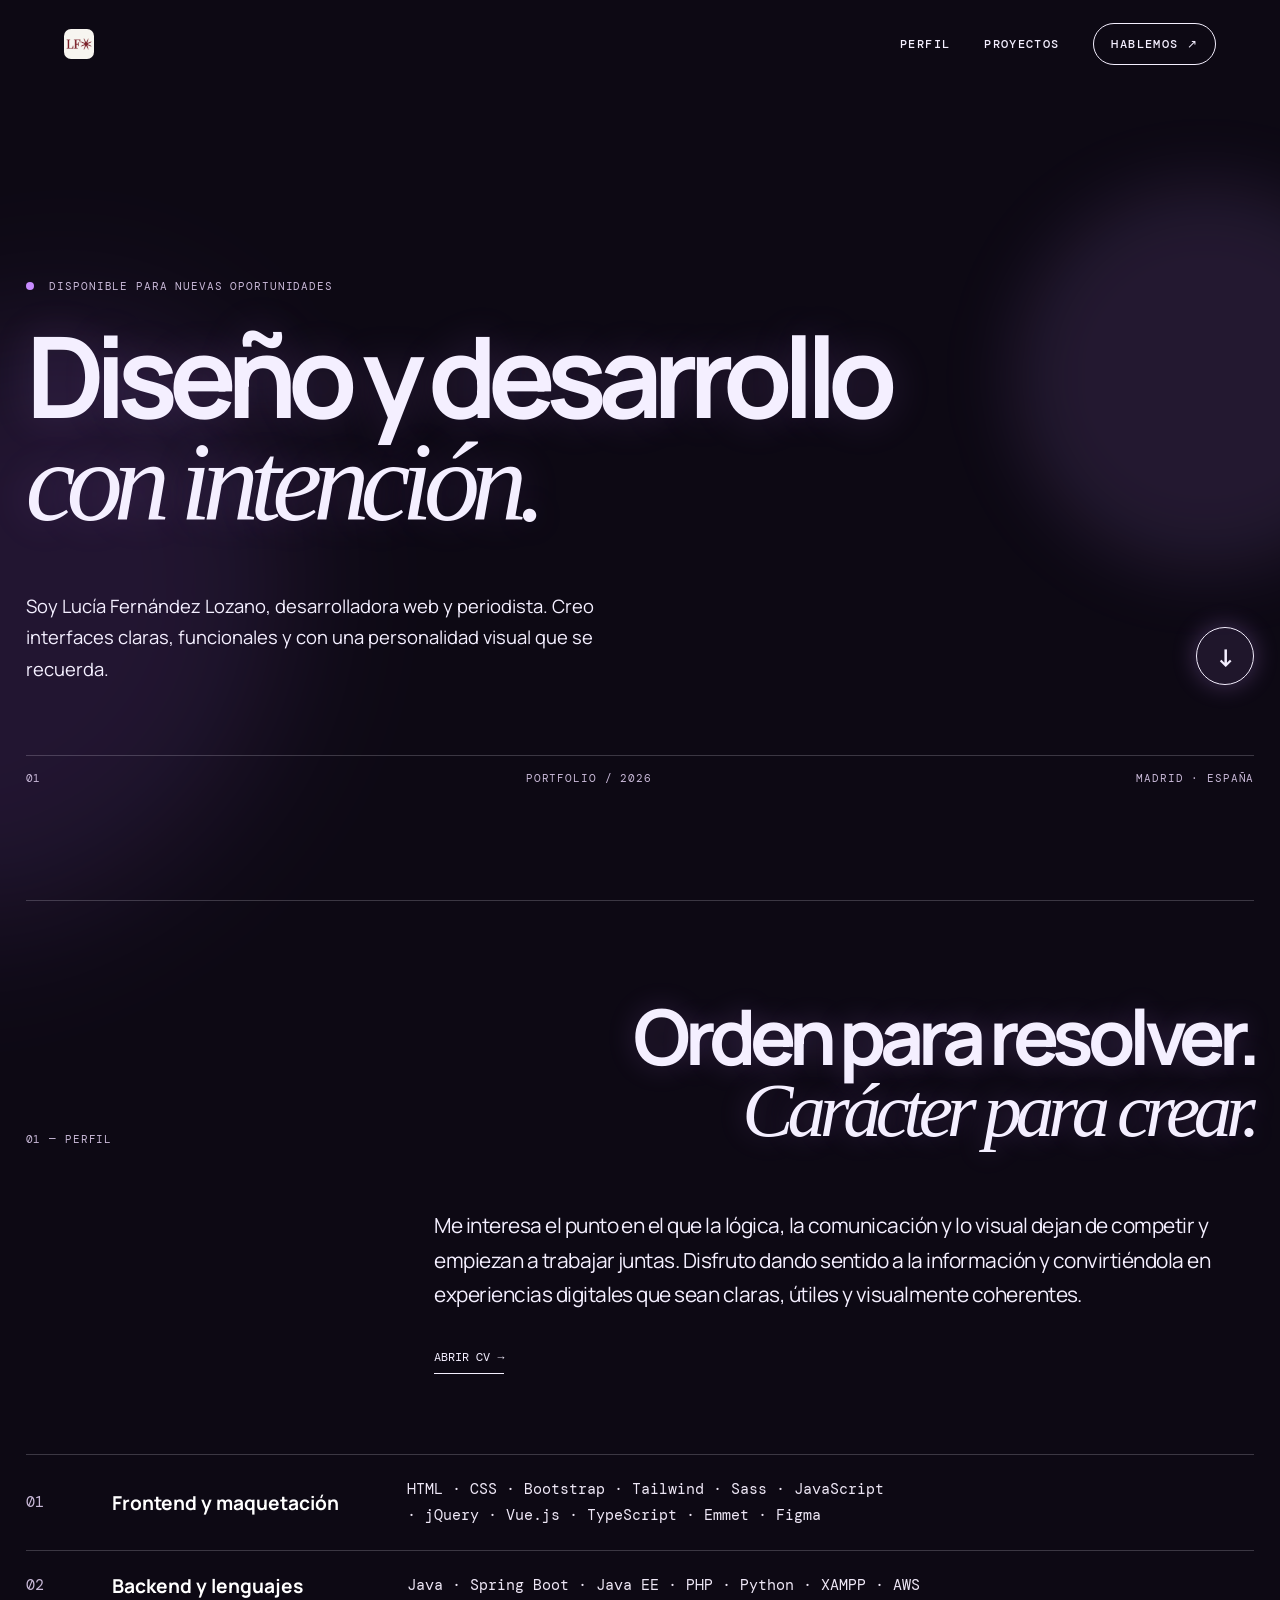
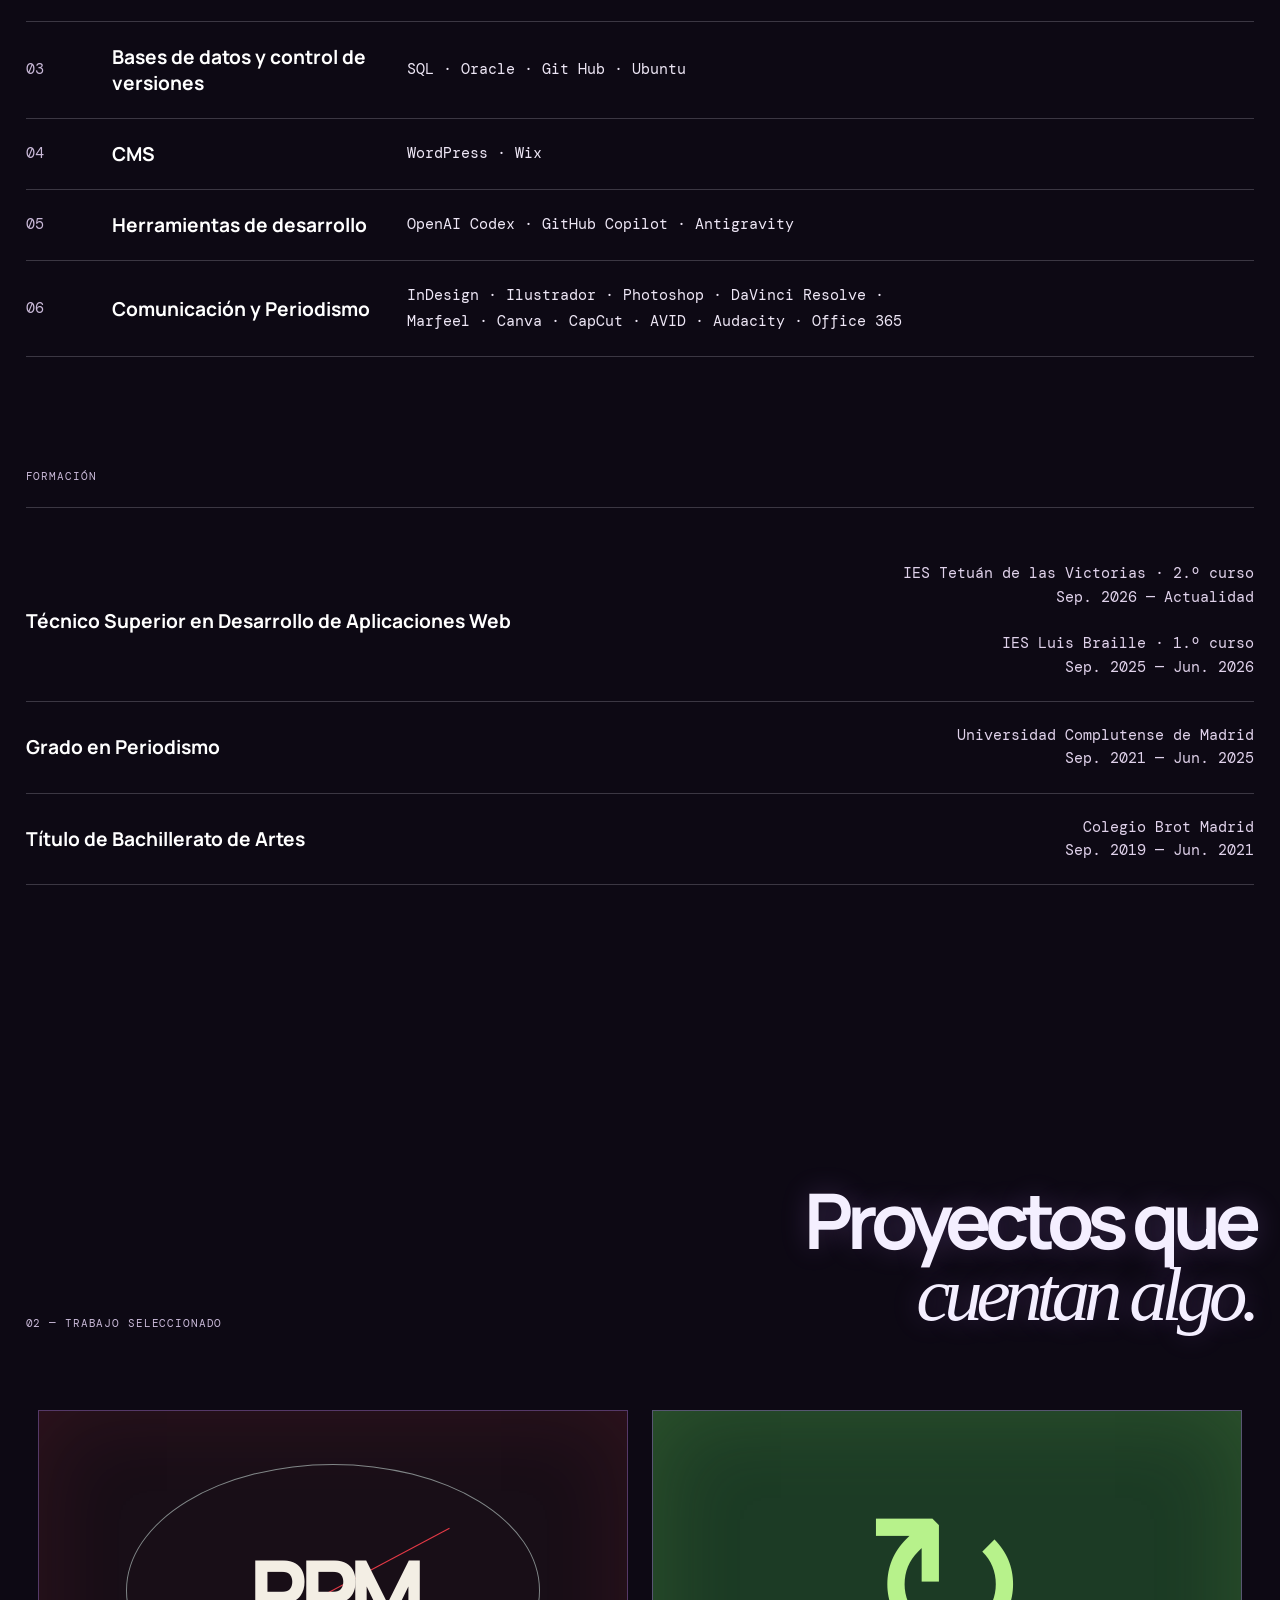
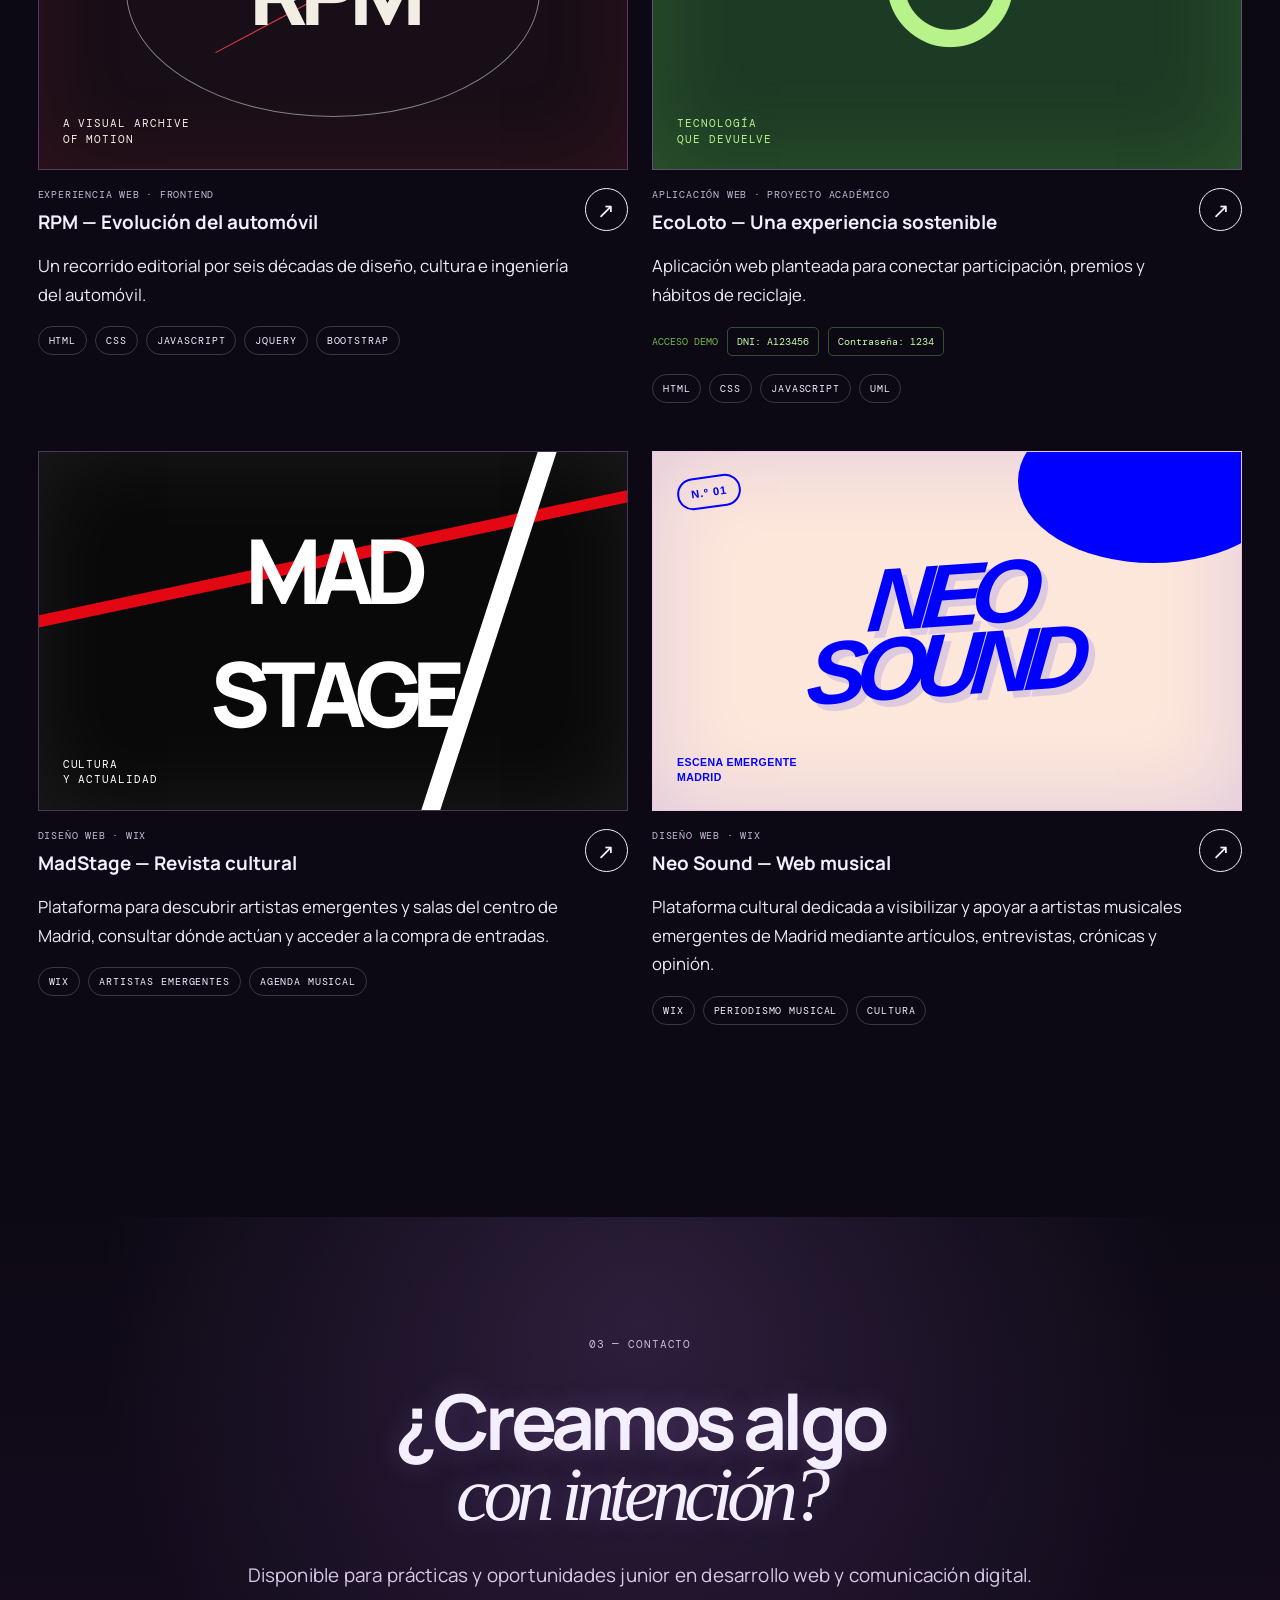
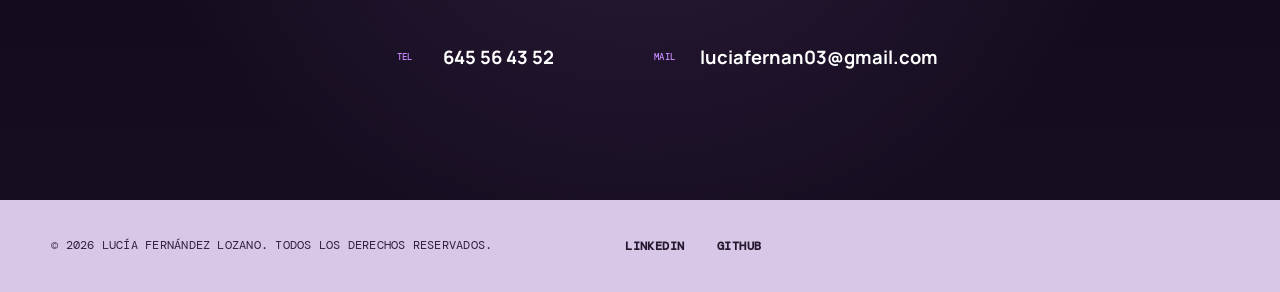
<file: index.html>
<!doctype html>
<html lang="es">

<head>
    <meta charset="utf-8">
    <meta name="viewport" content="width=device-width, initial-scale=1">
    <meta name="description" content="Portfolio de Lucía Fernández Lozano — desarrollo web y comunicación digital.">
    <title>Lucía Fernández Lozano — Portfolio</title>
    <link rel="icon" href="favicon.ico" sizes="any">
    <link rel="preconnect" href="https://fonts.googleapis.com">
    <link rel="preconnect" href="https://fonts.googleapis.com" crossorigin>
    <link
        href="https://fonts.googleapis.com/css2?family=DM+Mono:wght@400;500&family=Manrope:wght@400;500;600;700;800&display=swap"
        rel="stylesheet">
    <link rel="stylesheet" href="portfolio/portfolio.css">
</head>

<body>
    <header class="site-header"><a class="brand" href="#top" aria-label="Inicio"><img src="favicon.ico" alt="LF"></a>
        <nav aria-label="Navegación principal"><a href="#perfil">Perfil</a><a href="#proyectos">Proyectos</a><a
                href="#contacto" class="nav-cta">Hablemos ↗</a></nav>
    </header>
    <main id="top">
        <section class="hero section-wrap">
            <div class="eyebrow"><span class="status-dot"></span> Disponible para nuevas oportunidades</div>
            <h1>Diseño y desarrollo<br><em>con intención.</em></h1>
            <div class="hero-bottom">
                <p class="intro">Soy Lucía Fernández Lozano, desarrolladora web y periodista. Creo interfaces claras,
                    funcionales y con una personalidad visual que se recuerda.</p><a class="round-link" href="#perfil"
                    aria-label="Ver perfil">↓</a>
            </div>
            <div class="hero-line"><span>01</span><span>Portfolio / 2026</span><span>Madrid · España</span></div>
        </section>
        <section id="perfil" class="about section-wrap">
            <div class="section-heading">
                <p class="label">01 — Perfil</p>
                <h2>Orden para resolver.<br><em>Carácter para crear.</em></h2>
            </div>
            <div class="about-copy">
                <p>Me interesa el punto en el que la lógica, la comunicación y lo visual dejan de competir y empiezan a trabajar juntas. 
                    Disfruto dando sentido a la información y convirtiéndola en experiencias digitales que sean claras, útiles y visualmente coherentes.</p><a
                    class="text-link" href="CV_LuciaFernandezLozano_.pdf" target="_blank" rel="noopener">Abrir CV →</a>
            </div>
            <div class="skill-list">
                <div><span>01</span><strong>Frontend y maquetación</strong>
                    <p>HTML · CSS · Bootstrap · Tailwind · Sass  · JavaScript · jQuery · Vue.js · TypeScript · Emmet · Figma</p>
                </div>
                <div><span>02</span><strong>Backend y lenguajes</strong>
                    <p>Java · Spring Boot · Java EE · PHP · Python · XAMPP · AWS</p>
                </div>
                <div><span>03</span><strong>Bases de datos y control de versiones</strong>
                    <p>SQL · Oracle · Git Hub · Ubuntu</p>
                </div>
                <div><span>04</span><strong>CMS</strong>
                    <p>WordPress · Wix</p>
                </div>
                <div><span>05</span><strong>Herramientas de desarrollo</strong>
                    <p>OpenAI Codex · GitHub Copilot · Antigravity</p>
                </div>
                <div><span>06</span><strong>Comunicación y Periodismo</strong>
                    <p>InDesign · Ilustrador · Photoshop · DaVinci Resolve · Marfeel · Canva · CapCut · AVID ·
                        Audacity · Office 365</p>
                </div>
            </div>
            <p class="label education-heading">Formación</p>
            <div class="education">
                <div><strong>Técnico Superior en Desarrollo de Aplicaciones Web</strong><span>IES Tetuán de las Victorias · 2.º curso<br>Sep. 2026 — Actualidad<br><br>IES Luis Braille · 1.º curso<br>Sep. 2025 — Jun. 2026</span></div>
               
                <div><strong>Grado en Periodismo</strong><span>Universidad Complutense de Madrid<br>Sep. 2021 — Jun. 2025</span>
                </div>
                <div><strong>Título de Bachillerato de Artes</strong><span>Colegio Brot Madrid<br>Sep. 2019 — Jun. 2021</span></div>
            </div>
        </section>
        <section id="proyectos" class="projects section-wrap">
            <div class="section-heading">
                <p class="label">02 — Trabajo seleccionado</p>
                <h2>Proyectos que<br><em>cuentan algo.</em></h2>
            </div>
            <div class="project-grid">
                <article class="project-card project-rpm">
                    <div class="project-art rpm-art"><span class="art-mark">RPM</span><span class="art-caption">A visual
                            archive<br>of motion</span></div>
                    <div class="project-info">
                        <div>
                            <p class="project-type">Experiencia web · Frontend</p>
                            <h3>RPM — Evolución del automóvil</h3>
                        </div><a href="https://luciaferz.github.io/RPM_Repo/" target="_blank" rel="noopener"
                            class="project-link">↗</a>
                    </div>
                    <p class="project-description">Un recorrido editorial por seis décadas de diseño, cultura e
                        ingeniería del automóvil.</p>
                    <div class="tags">
                        <span>HTML</span><span>CSS</span><span>JavaScript</span><span>jQuery</span><span>Bootstrap</span>
                    </div>
                </article>
                <article class="project-card project-eco">
                    <div class="project-art eco-art"><span class="eco-symbol">↻</span><span
                            class="art-caption">Tecnología<br>que devuelve</span></div>
                    <div class="project-info">
                        <div>
                            <p class="project-type">Aplicación web · Proyecto académico</p>
                            <h3>EcoLoto — Una experiencia sostenible</h3>
                        </div><a href="EcoLoto/index.html" target="_blank" rel="noopener" class="project-link">↗</a>
                    </div>
                    <p class="project-description">Aplicación web planteada para conectar participación, premios y
                        hábitos de reciclaje.</p>
                    <div class="demo-access"><span>Acceso demo</span><strong>DNI: A123456</strong><strong>Contraseña:
                            1234</strong></div>
                    <div class="tags"><span>HTML</span><span>CSS</span><span>JavaScript</span><span>UML</span></div>
                </article>
                <article class="project-card project-wix">
                    <div class="project-art wix-art wix-madstage"><span class="art-mark">MAD<br>STAGE</span><span
                            class="art-caption">Cultura<br>y actualidad</span></div>
                    <div class="project-info">
                        <div>
                            <p class="project-type">Diseño web · Wix</p>
                            <h3>MadStage — Revista cultural</h3>
                        </div><a href="https://theentireworldmaga.wixsite.com/madstage" target="_blank" rel="noopener"
                            class="project-link" aria-label="Abrir MadStage en una pestaña nueva">↗</a>
                    </div>
                    <p class="project-description">Plataforma para descubrir artistas emergentes y salas del centro de Madrid, consultar dónde actúan y acceder a la compra de entradas.</p>
                    <div class="tags"><span>Wix</span><span>Artistas emergentes</span><span>Agenda musical</span></div>
                </article>
                <article class="project-card project-wix">
                    <div class="project-art wix-art wix-personal"><span class="art-mark">NEO<br>SOUND</span><span
                            class="art-caption">Escena emergente<br>Madrid</span><span class="neo-sticker">N.º 01</span></div>
                    <div class="project-info">
                        <div>
                            <p class="project-type">Diseño web · Wix</p>
                            <h3>Neo Sound — Web musical</h3>
                        </div><a href="https://theentireworldmaga.wixsite.com/my-site-1" target="_blank" rel="noopener"
                            class="project-link" aria-label="Abrir proyecto Wix en una pestaña nueva">↗</a>
                    </div>
                    <p class="project-description">Plataforma cultural dedicada a visibilizar y apoyar a artistas musicales emergentes de Madrid mediante artículos, entrevistas, crónicas y opinión.</p>
                    <div class="tags"><span>Wix</span><span>Periodismo musical</span><span>Cultura</span></div>
                </article>
            </div>
        </section>
        <section id="contacto" class="contact section-wrap">
            <p class="label">03 — Contacto</p>
            <h2>¿Creamos algo<br><em>con intención?</em></h2>
            <p class="contact-note">Disponible para prácticas y oportunidades junior en desarrollo web y comunicación
                digital.</p>
            <div class="contact-details"><a class="contact-row" href="tel:+34645564352"><span class="contact-icon" aria-hidden="true">TEL</span><span>645 56 43 52</span></a><a
                    class="contact-row" href="mailto:luciafernan03@gmail.com"><span class="contact-icon" aria-hidden="true">MAIL</span><span>luciafernan03@gmail.com</span></a></div>
        </section>
    </main>
    <footer class="site-footer"><span>© 2026 Lucía Fernández Lozano. Todos los derechos reservados.</span><span
            class="footer-social"><a href="https://www.linkedin.com/in/lucía-fernández-lozano-561ab02b0" target="_blank"
                rel="noopener">LinkedIn</a><a href="https://github.com/luciaferz" target="_blank"
                rel="noopener">GitHub</a></span></footer>
    <script src="portfolio/portfolio.js"></script>
</body>

</html>
</file>
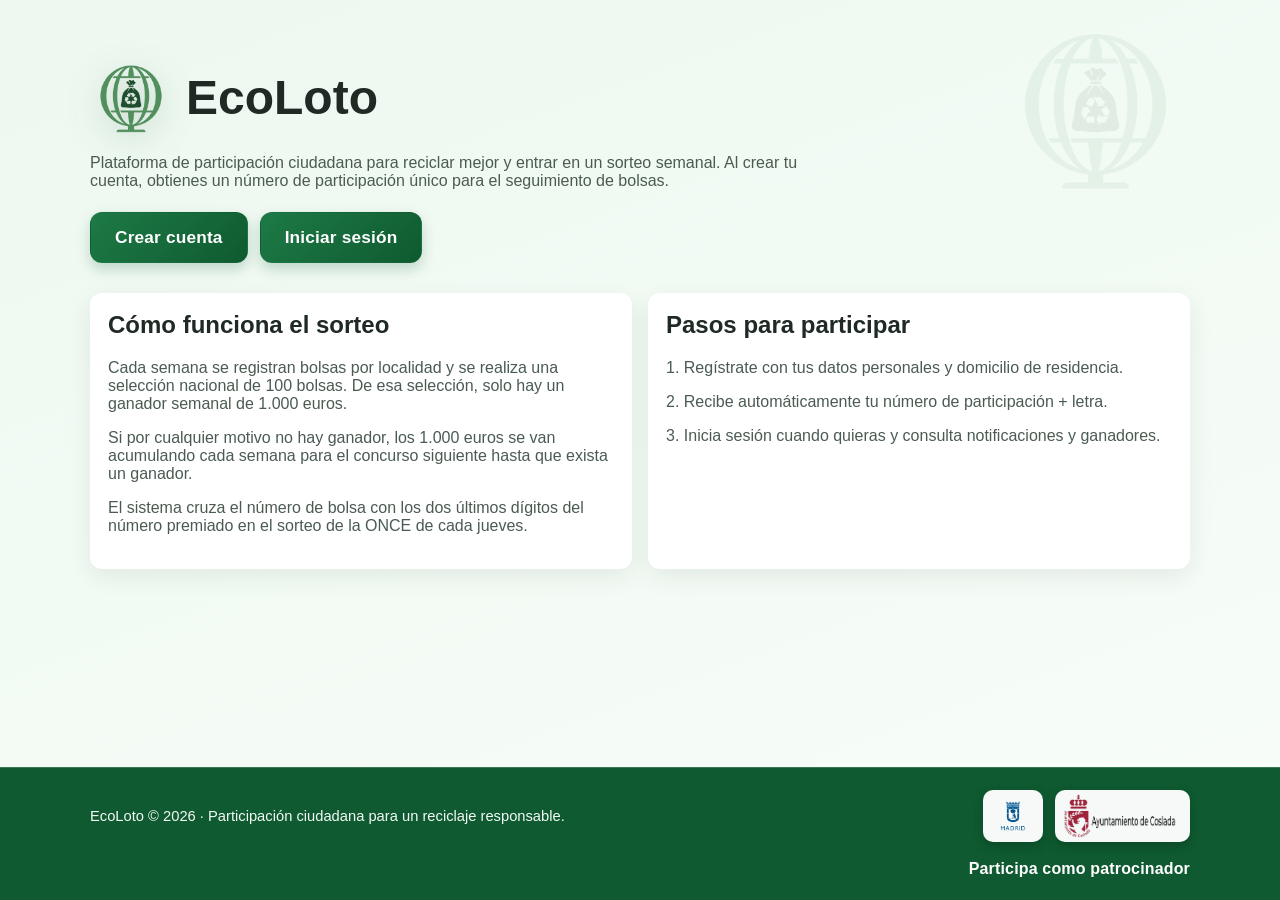
<file: EcoLoto/index.html>
<!--Usuario de ejemplo para entrar en inicio de sesion y ver el resto de la web
User: DNI: A123456, Pass: 1234-->
<!doctype html>
<html lang="es">
  <head>
    <meta charset="UTF-8" />
    <meta name="viewport" content="width=device-width, initial-scale=1.0" />
    <title>EcoLoto - Inicio</title>
    <link rel="stylesheet" href="WebEcoLoto/css/styles.css" />
  </head>
  <body class="page-shell landing-page">
    <main class="container">
      <section class="hero">
        <div class="hero-title">
          <img src="WebEcoLoto/assets/log.png" alt="Logo EcoLoto reciclaje" class="hero-logo" />
          <h1>EcoLoto</h1>
        </div>
        <p>
          Plataforma de participación ciudadana para reciclar mejor y entrar en un sorteo semanal.
          Al crear tu cuenta, obtienes un número de participación único para el seguimiento de bolsas.
        </p>
        <div class="btn-row">
          <a class="btn hero-btn" href="WebEcoLoto/html/registro.html">Crear cuenta</a>
          <a class="btn secondary hero-btn" href="WebEcoLoto/html/login.html">Iniciar sesión</a>
        </div>
      </section>

      <section class="grid-2">
        <article class="card">
          <h2>Cómo funciona el sorteo</h2>
          <p class="muted">
            Cada semana se registran bolsas por localidad y se realiza una selección nacional de 100
            bolsas. De esa selección, solo hay un ganador semanal de 1.000 euros.
          </p>
          <p class="muted">
            Si por cualquier motivo no hay ganador, los 1.000 euros se van acumulando cada semana
            para el concurso siguiente hasta que exista un ganador.
          </p>
          <p class="muted">
            El sistema cruza el número de bolsa con los dos últimos dígitos del número premiado en el
            sorteo de la ONCE de cada jueves.
          </p>
        </article>

        <article class="card">
          <h2>Pasos para participar</h2>
          <p class="muted">1. Regístrate con tus datos personales y domicilio de residencia.</p>
          <p class="muted">2. Recibe automáticamente tu número de participación + letra.</p>
          <p class="muted">3. Inicia sesión cuando quieras y consulta notificaciones y ganadores.</p>
        </article>
      </section>
    </main>
    <footer class="site-footer">
      <div class="container footer-content">
        <p>EcoLoto © 2026 · Participación ciudadana para un reciclaje responsable.</p>
        <div class="footer-logos" aria-label="Participantes actuales">
          <img src="WebEcoLoto/assets/Ayuntamiento Madrid.png" alt="Ayuntamiento de Madrid" class="footer-logo-img" />
          <img src="WebEcoLoto/assets/Ayuntamiento coslada.png" alt="Ayuntamiento de Coslada" class="footer-logo-img" />
        </div>
        <a class="btn footer-sponsor-btn" href="mailto:patrocinios@ecoloto.local?subject=Quiero%20participar%20como%20patrocinador">Participa como patrocinador</a>
      </div>
    </footer>
    <script src="WebEcoLoto/js/app.js"></script>
  </body>
</html>
</file>
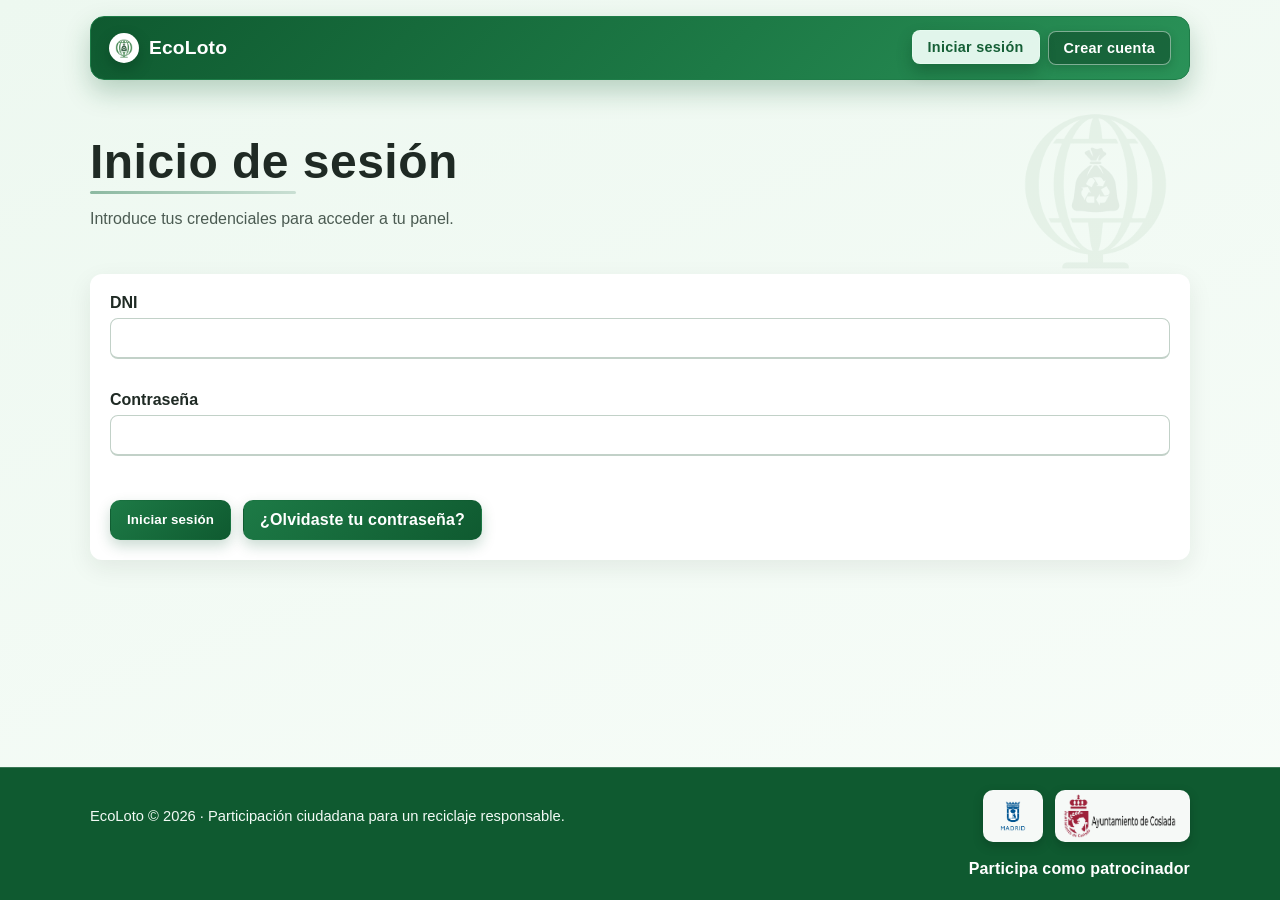
<file: EcoLoto/WebEcoLoto/html/bolsas.html>
<!doctype html>
<html lang="es">
  <head>
    <meta charset="UTF-8" />
    <meta name="viewport" content="width=device-width, initial-scale=1.0" />
    <title>EcoLoto - Bolsas</title>
    <link rel="stylesheet" href="../css/styles.css" />
  </head>
  <body data-secure="true" class="page-shell">
    <div class="layout">
      <aside class="sidebar" id="sideMenu">
        <div class="sidebar-brand">
          <img src="../assets/log-contrast.png" alt="Logo EcoLoto" class="sidebar-logo" />
          <h2>EcoLoto</h2>
        </div>
        <p class="small">Usuario: <strong id="topUser">-</strong></p>
        <ul class="menu">
          <li><a href="panel.html">Inicio</a></li>
          <li><a href="sorteos.html">Sorteos</a></li>
          <li><a href="bolsas.html" class="active">Bolsas</a></li>
          <li><a href="solicitudes.html">Etiquetas</a></li>
          <li><a href="perfil.html">Perfil</a></li>
          <li><a href="configuracion.html">Configuraci&oacute;n</a></li>
          <li><a href="notificaciones.html">Notificaciones</a></li>
        </ul>
        <button id="logoutBtn" class="logout-btn" type="button">Cerrar sesi&oacute;n</button>
        <button
          id="menuToggle"
          class="menu-toggle sidebar-handle"
          type="button"
          aria-controls="sideMenu"
          aria-expanded="true"
          aria-label="Abrir o cerrar men&uacute; lateral"
        >
          <span></span>
          <span></span>
          <span></span>
        </button>
      </aside>

      <main class="main">
        <div class="topbar">
          <div class="topbar-brand">
            <a class="brand-link" href="panel.html">
              <img src="../assets/log-contrast.png" alt="" class="brand-mark" />
              <span>EcoLoto</span>
            </a>
            <strong class="topbar-title">Bolsas participantes</strong>
          </div>
          <span class="badge">Participaci&oacute;n: <span id="topParticipation">-</span></span>
        </div>

        <section class="card">
          <h2>Mis bolsas</h2>
          <p class="muted">Historial de bolsas registradas a tu nombre en sorteos anteriores.</p>
          <p id="bolsaSorteoInfo" class="notice"></p>
          <div id="bolsasList"></div>
        </section>
      </main>
    </div>
    <footer class="site-footer">
      <div class="container footer-content">
        <p>EcoLoto &copy; 2026 &middot; Participaci&oacute;n ciudadana para un reciclaje responsable.</p>
        <div class="footer-logos" aria-label="Participantes actuales">
          <img src="../assets/Ayuntamiento Madrid.png" alt="Ayuntamiento de Madrid" class="footer-logo-img" />
          <img src="../assets/Ayuntamiento coslada.png" alt="Ayuntamiento de Coslada" class="footer-logo-img" />
        </div>
        <a class="btn footer-sponsor-btn" href="mailto:patrocinios@ecoloto.local?subject=Quiero%20participar%20como%20patrocinador">Participa como patrocinador</a>
      </div>
    </footer>
    <script src="../js/app.js"></script>
  </body>
</html>
</file>
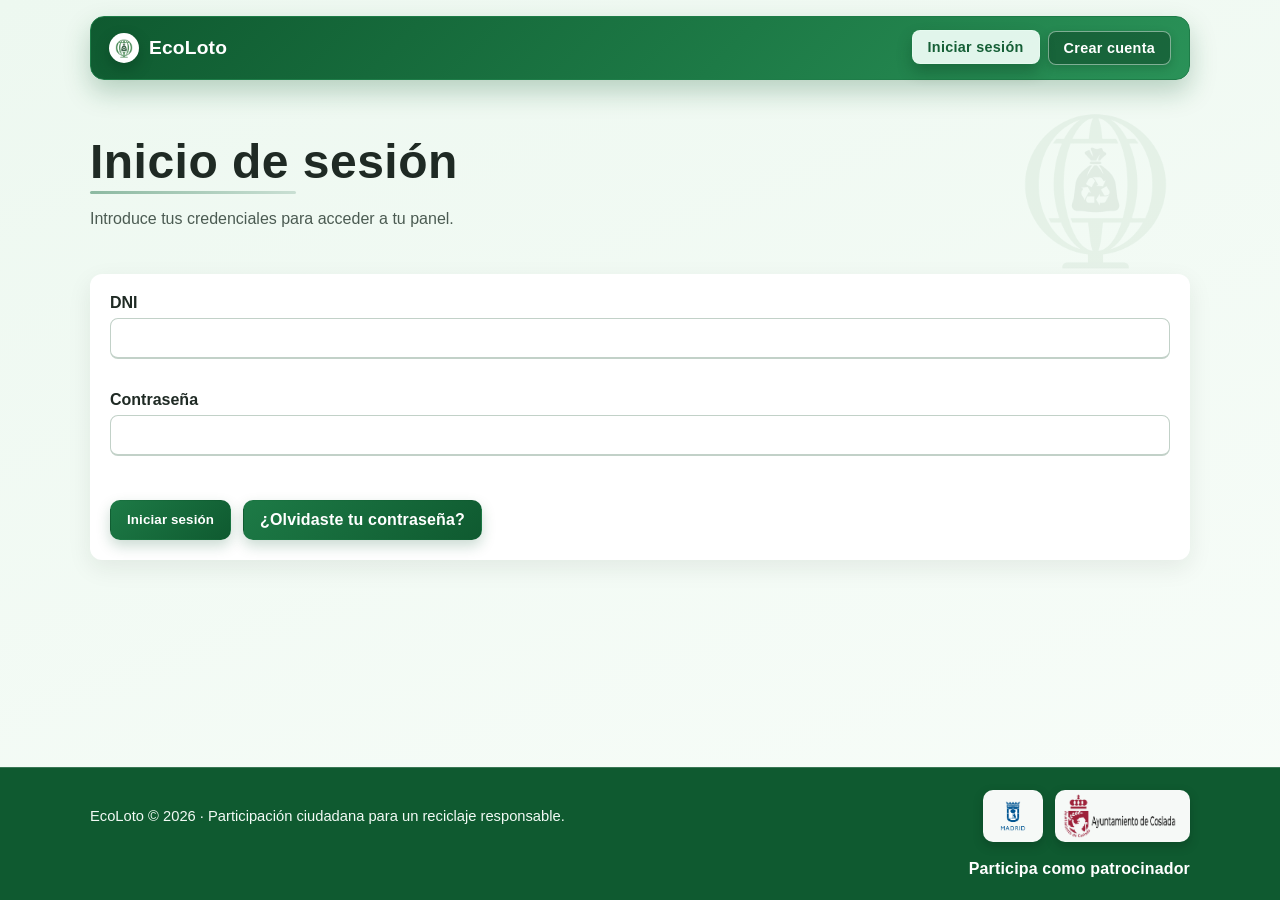
<file: EcoLoto/WebEcoLoto/html/configuracion.html>
<!doctype html>
<html lang="es">
  <head>
    <meta charset="UTF-8" />
    <meta name="viewport" content="width=device-width, initial-scale=1.0" />
    <title>EcoLoto - Configuración</title>
    <link rel="stylesheet" href="../css/styles.css" />
  </head>
  <body data-secure="true" class="page-shell">
    <div class="layout">
      <aside class="sidebar" id="sideMenu">
        <div class="sidebar-brand">
          <img src="../assets/log-contrast.png" alt="Logo EcoLoto" class="sidebar-logo" />
          <h2>EcoLoto</h2>
        </div>
        <p class="small">Usuario: <strong id="topUser">-</strong></p>
        <ul class="menu">
          <li><a href="panel.html">Inicio</a></li>
          <li><a href="sorteos.html">Sorteos</a></li>
          <li><a href="bolsas.html">Bolsas</a></li>
          <li><a href="solicitudes.html">Etiquetas</a></li>
          <li><a href="perfil.html">Perfil</a></li>
          <li><a href="configuracion.html" class="active">Configuraci&oacute;n</a></li>
          <li><a href="notificaciones.html">Notificaciones</a></li>
        </ul>
        <button id="logoutBtn" class="logout-btn" type="button">Cerrar sesión</button>
        <button
          id="menuToggle"
          class="menu-toggle sidebar-handle"
          type="button"
          aria-controls="sideMenu"
          aria-expanded="true"
          aria-label="Abrir o cerrar menú lateral"
        >
          <span></span>
          <span></span>
          <span></span>
        </button>
      </aside>

      <main class="main">
        <div class="topbar">
          <div class="topbar-brand">
            <a class="brand-link" href="panel.html">
              <img src="../assets/log-contrast.png" alt="" class="brand-mark" />
              <span>EcoLoto</span>
            </a>
            <strong class="topbar-title">Configuración</strong>
          </div>
          <span class="badge">Participación: <span id="topParticipation">-</span></span>
        </div>

        <form id="settingsForm">
          <label for="theme">Color de tema</label>
          <select id="theme" name="theme">
            <option value="light">Blanco</option>
            <option value="dark">Negro</option>
          </select>

          <label for="fontSize">Tamaño de letra</label>
          <select id="fontSize" name="fontSize">
            <option value="13">Pequeña</option>
            <option value="16">Media</option>
            <option value="20">Grande</option>
          </select>

          <label for="language">Idioma</label>
          <select id="language" name="language">
            <option value="es">Español</option>
            <option value="en">English</option>
          </select>

          <button class="btn" type="submit">Guardar configuración</button>
          <p id="settingsOk" class="small"></p>
        </form>
      </main>
    </div>
    <footer class="site-footer">
      <div class="container footer-content">
        <p>EcoLoto © 2026 · Participación ciudadana para un reciclaje responsable.</p>
        <div class="footer-logos" aria-label="Participantes actuales">
          <img src="../assets/Ayuntamiento Madrid.png" alt="Ayuntamiento de Madrid" class="footer-logo-img" />
          <img src="../assets/Ayuntamiento coslada.png" alt="Ayuntamiento de Coslada" class="footer-logo-img" />
        </div>
        <a class="btn footer-sponsor-btn" href="mailto:patrocinios@ecoloto.local?subject=Quiero%20participar%20como%20patrocinador">Participa como patrocinador</a>
      </div>
    </footer>
    <script src="../js/app.js"></script>
  </body>
</html>
</file>
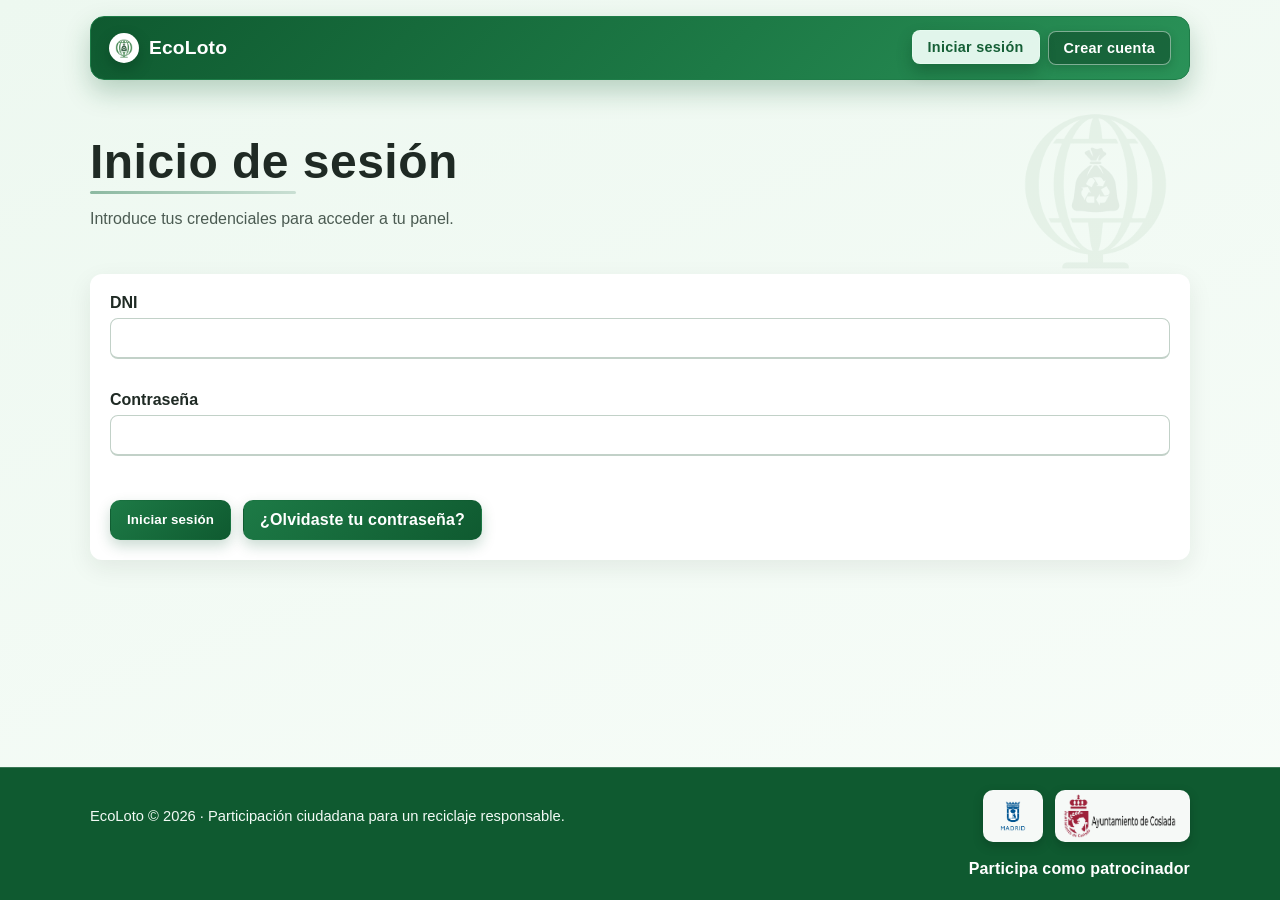
<file: EcoLoto/WebEcoLoto/html/login.html>
<!doctype html>
<html lang="es">
  <head>
    <meta charset="UTF-8" />
    <meta name="viewport" content="width=device-width, initial-scale=1.0" />
    <title>EcoLoto - Inicio de sesión</title>
    <link rel="stylesheet" href="../css/styles.css" />
  </head>
  <body class="page-shell">
    <header class="app-header">
      <div class="container app-header-inner">
        <a class="brand-link" href="../../index.html">
          <img src="../assets/log-contrast.png" alt="" class="brand-mark" />
          <span>EcoLoto</span>
        </a>
        <nav class="header-nav" aria-label="Navegación de acceso">
          <a class="active" href="login.html">Iniciar sesión</a>
          <a href="registro.html">Crear cuenta</a>
        </nav>
      </div>
    </header>
    <main class="container">
      <section class="hero">
        <h1 class="auth-page-title auth-page-title-soft">Inicio de sesión</h1>
        <p class="muted">Introduce tus credenciales para acceder a tu panel.</p>
      </section>

      <form id="loginForm">
        <label for="dni">DNI</label>
        <input id="dni" name="dni" required autocomplete="username" />

        <label for="password">Contraseña</label>
        <input id="password" type="password" name="password" required autocomplete="current-password" />

        <p id="loginError" class="error"></p>
        <div class="btn-row">
          <button class="btn" type="submit">Iniciar sesión</button>
          <a class="btn secondary" href="recuperar.html">¿Olvidaste tu contraseña?</a>
        </div>
      </form>
    </main>
    <footer class="site-footer">
      <div class="container footer-content">
        <p>EcoLoto © 2026 · Participación ciudadana para un reciclaje responsable.</p>
        <div class="footer-logos" aria-label="Participantes actuales">
          <img src="../assets/Ayuntamiento Madrid.png" alt="Ayuntamiento de Madrid" class="footer-logo-img" />
          <img src="../assets/Ayuntamiento coslada.png" alt="Ayuntamiento de Coslada" class="footer-logo-img" />
        </div>
        <a class="btn footer-sponsor-btn" href="mailto:patrocinios@ecoloto.local?subject=Quiero%20participar%20como%20patrocinador">Participa como patrocinador</a>
      </div>
    </footer>
    <script src="../js/app.js"></script>
  </body>
</html>
</file>
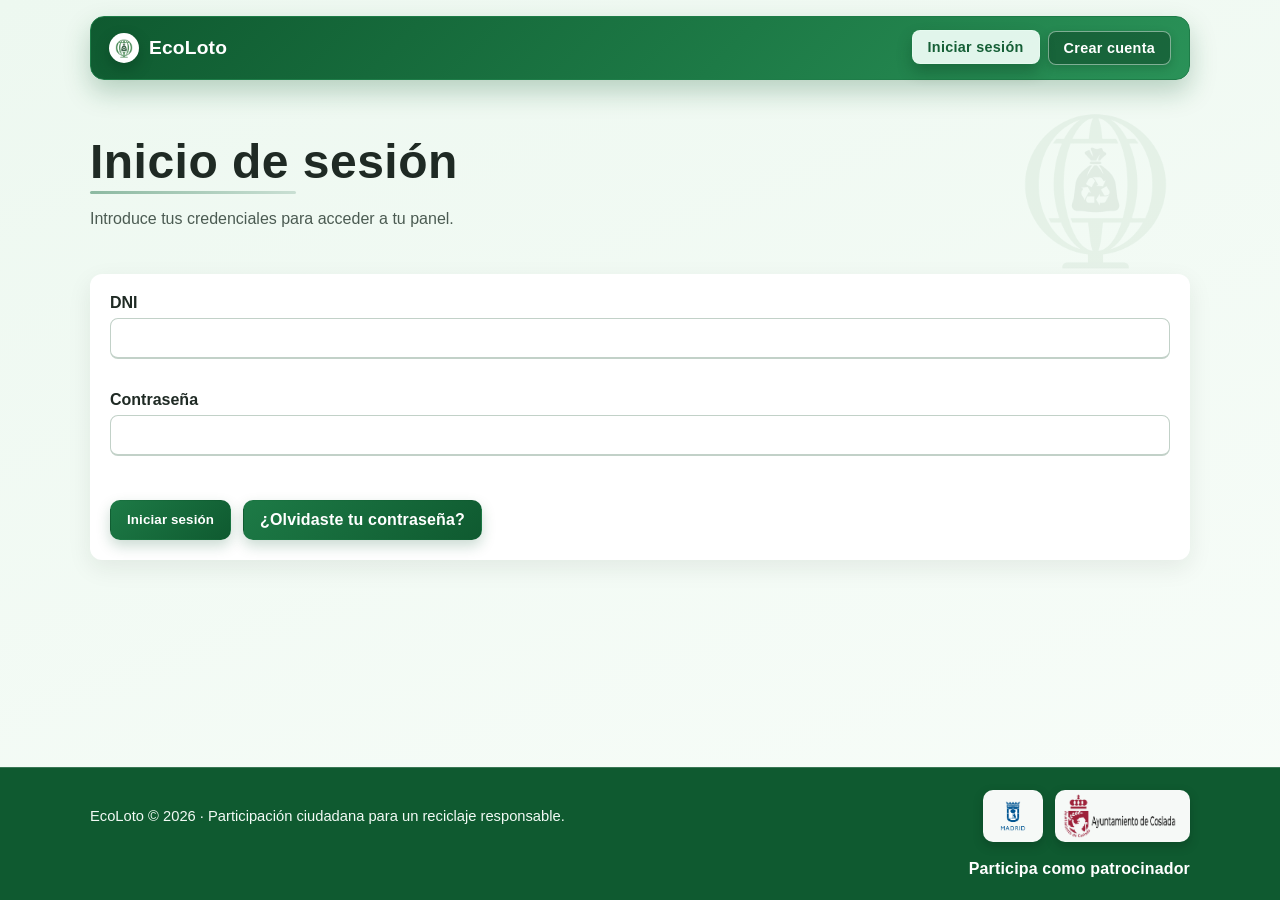
<file: EcoLoto/WebEcoLoto/html/notificaciones.html>
<!doctype html>
<html lang="es">
  <head>
    <meta charset="UTF-8" />
    <meta name="viewport" content="width=device-width, initial-scale=1.0" />
    <title>EcoLoto - Notificaciones</title>
    <link rel="stylesheet" href="../css/styles.css" />
  </head>
  <body data-secure="true" class="page-shell">
    <div class="layout">
      <aside class="sidebar" id="sideMenu">
        <div class="sidebar-brand">
          <img src="../assets/log-contrast.png" alt="Logo EcoLoto" class="sidebar-logo" />
          <h2>EcoLoto</h2>
        </div>
        <p class="small">Usuario: <strong id="topUser">-</strong></p>
        <ul class="menu">
          <li><a href="panel.html">Inicio</a></li>
          <li><a href="sorteos.html">Sorteos</a></li>
          <li><a href="bolsas.html">Bolsas</a></li>
          <li><a href="solicitudes.html">Etiquetas</a></li>
          <li><a href="perfil.html">Perfil</a></li>
          <li><a href="configuracion.html">Configuraci&oacute;n</a></li>
          <li><a href="notificaciones.html" class="active">Notificaciones</a></li>
        </ul>
        <button id="logoutBtn" class="logout-btn" type="button">Cerrar sesión</button>
        <button
          id="menuToggle"
          class="menu-toggle sidebar-handle"
          type="button"
          aria-controls="sideMenu"
          aria-expanded="true"
          aria-label="Abrir o cerrar menú lateral"
        >
          <span></span>
          <span></span>
          <span></span>
        </button>
      </aside>

      <main class="main">
        <div class="topbar">
          <div class="topbar-brand">
            <a class="brand-link" href="panel.html">
              <img src="../assets/log-contrast.png" alt="" class="brand-mark" />
              <span>EcoLoto</span>
            </a>
            <strong class="topbar-title">Notificaciones</strong>
          </div>
          <span class="badge">Participación: <span id="topParticipation">-</span></span>
        </div>

        <section class="card">
          <h2>Actualizaciones de sorteo</h2>
          <div id="userNotifications"></div>
        </section>
      </main>
    </div>
    <footer class="site-footer">
      <div class="container footer-content">
        <p>EcoLoto © 2026 · Participación ciudadana para un reciclaje responsable.</p>
        <div class="footer-logos" aria-label="Participantes actuales">
          <img src="../assets/Ayuntamiento Madrid.png" alt="Ayuntamiento de Madrid" class="footer-logo-img" />
          <img src="../assets/Ayuntamiento coslada.png" alt="Ayuntamiento de Coslada" class="footer-logo-img" />
        </div>
        <a class="btn footer-sponsor-btn" href="mailto:patrocinios@ecoloto.local?subject=Quiero%20participar%20como%20patrocinador">Participa como patrocinador</a>
      </div>
    </footer>
    <script src="../js/app.js"></script>
  </body>
</html>
</file>
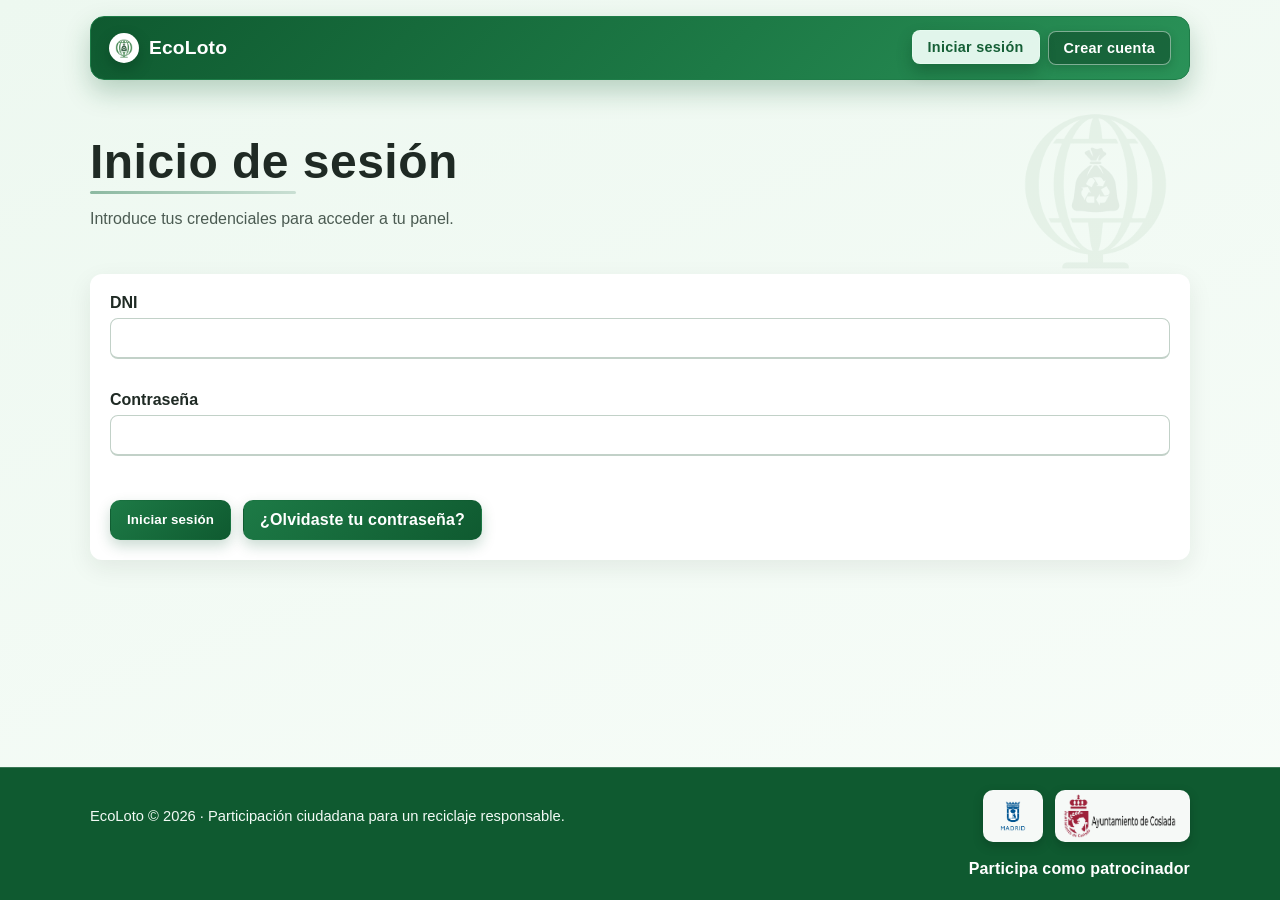
<file: EcoLoto/WebEcoLoto/html/panel.html>
<!doctype html>
<html lang="es">
  <head>
    <meta charset="UTF-8" />
    <meta name="viewport" content="width=device-width, initial-scale=1.0" />
    <title>EcoLoto - Panel</title>
    <link rel="stylesheet" href="../css/styles.css" />
  </head>
  <body data-secure="true" class="page-shell">
    <div class="layout">
      <aside class="sidebar" id="sideMenu">
        <div class="sidebar-brand">
          <img src="../assets/log-contrast.png" alt="Logo EcoLoto" class="sidebar-logo" />
          <h2>EcoLoto</h2>
        </div>
        <p class="small">Usuario: <strong id="topUser">-</strong></p>
        <ul class="menu">
          <li><a href="panel.html" class="active">Inicio</a></li>
          <li><a href="sorteos.html">Sorteos</a></li>
          <li><a href="bolsas.html">Bolsas</a></li>
          <li><a href="solicitudes.html">Etiquetas</a></li>
          <li><a href="perfil.html">Perfil</a></li>
          <li><a href="configuracion.html">Configuraci&oacute;n</a></li>
          <li><a href="notificaciones.html">Notificaciones</a></li>
        </ul>
        <button id="logoutBtn" class="logout-btn" type="button">Cerrar sesión</button>
        <button
          id="menuToggle"
          class="menu-toggle sidebar-handle"
          type="button"
          aria-controls="sideMenu"
          aria-expanded="true"
          aria-label="Abrir o cerrar menú lateral"
        >
          <span></span>
          <span></span>
          <span></span>
        </button>
      </aside>

      <main class="main">
        <div class="topbar">
          <div class="topbar-brand">
            <a class="brand-link" href="panel.html">
              <img src="../assets/log-contrast.png" alt="" class="brand-mark" />
              <span>EcoLoto</span>
            </a>
            <strong class="topbar-title">Hola, <span id="helloUser">usuario</span></strong>
          </div>
          <span class="badge">Número de participación: <span id="topParticipation">-</span></span>
        </div>

        <section class="card">
          <h2>Número de participación</h2>
          <p class="muted">Usa este número de participante al entregar tus bolsas de reciclaje para que queden registradas y
            entren automáticamente en el sorteo semanal.</p>
          <p><strong id="panelParticipation">-</strong></p>
        </section>

        <section class="card" style="margin-top: 16px">
          <h2>Solicitud de etiquetas para bolsas</h2>
          <p class="muted">
            Las etiquetas se colocan en cada bolsa de basura para identificarla correctamente en el
            concurso EcoLoto.
          </p>
          <p class="muted">
            Cada etiqueta incluye una numeraci&oacute;n de control para registrar la bolsa y vincularla a tu
            participaci&oacute;n semanal.
          </p>
          <p class="muted">Gestiona tus solicitudes desde <a href="solicitudes.html" style="color:var(--brand);font-weight:600">Etiquetas</a></p>
          <button id="requestLabelsBtn" class="btn" type="button">Solicitar etiquetas</button>
          <p id="labelsRequestMessage" class="muted" style="margin-top: 10px"></p>
        </section>

        <section class="grid-2" style="margin-top: 16px">
          <article class="card">
            <h3>Instrucciones del sorteo</h3>
            <p class="muted">Sorteo semanal con selección nacional de 100 bolsas por semana.</p>
            <p class="muted">Solo un ganador cada semana.</p>
            <p class="muted">Premio único: 1.000 euros.</p>
            <p class="muted">
              Si por cualquier motivo no hay ganador, los 1.000 euros se van acumulando cada semana
              para el concurso siguiente hasta que exista un ganador.
            </p>
            <p class="muted">
              El software cruza el número de bolsa con los dos últimos dígitos del premio ONCE del
              jueves.
            </p>
          </article>

          <article class="card">
            <h3>Notificaciones y actualizaciones</h3>
            <div class="notice" id="weeklyWinner"></div>
            <div class="notice">
              Actualización: revisa esta sección cada semana para consultar novedades del sorteo y
              avisos importantes de participación.
            </div>
          </article>
        </section>
      </main>
    </div>
    <footer class="site-footer">
      <div class="container footer-content">
        <p>EcoLoto © 2026 · Participación ciudadana para un reciclaje responsable.</p>
        <div class="footer-logos" aria-label="Participantes actuales">
          <img src="../assets/Ayuntamiento Madrid.png" alt="Ayuntamiento de Madrid" class="footer-logo-img" />
          <img src="../assets/Ayuntamiento coslada.png" alt="Ayuntamiento de Coslada" class="footer-logo-img" />
        </div>
        <a class="btn footer-sponsor-btn" href="mailto:patrocinios@ecoloto.local?subject=Quiero%20participar%20como%20patrocinador">Participa como patrocinador</a>
      </div>
    </footer>
    <script src="../js/app.js"></script>
  </body>
</html>
</file>
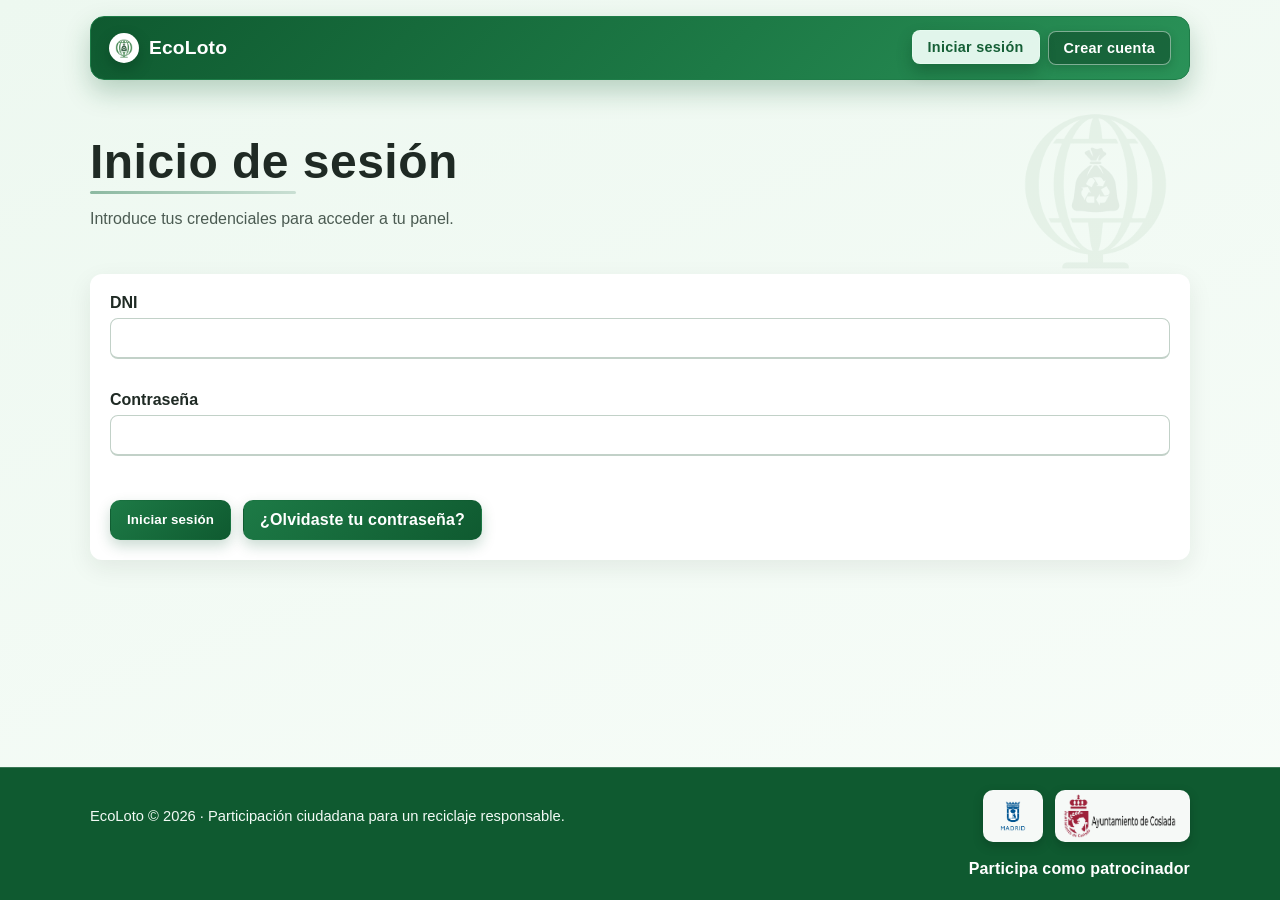
<file: EcoLoto/WebEcoLoto/html/perfil.html>
<!doctype html>
<html lang="es">
  <head>
    <meta charset="UTF-8" />
    <meta name="viewport" content="width=device-width, initial-scale=1.0" />
    <title>EcoLoto - Perfil</title>
    <link rel="stylesheet" href="../css/styles.css" />
  </head>
  <body data-secure="true" class="page-shell">
    <div class="layout">
      <aside class="sidebar" id="sideMenu">
        <div class="sidebar-brand">
          <img src="../assets/log-contrast.png" alt="Logo EcoLoto" class="sidebar-logo" />
          <h2>EcoLoto</h2>
        </div>
        <p class="small">Usuario: <strong id="topUser">-</strong></p>
        <ul class="menu">
          <li><a href="panel.html">Inicio</a></li>
          <li><a href="sorteos.html">Sorteos</a></li>
          <li><a href="bolsas.html">Bolsas</a></li>
          <li><a href="solicitudes.html">Etiquetas</a></li>
          <li><a href="perfil.html" class="active">Perfil</a></li>
          <li><a href="configuracion.html">Configuraci&oacute;n</a></li>
          <li><a href="notificaciones.html">Notificaciones</a></li>
        </ul>
        <button id="logoutBtn" class="logout-btn" type="button">Cerrar sesión</button>
        <button
          id="menuToggle"
          class="menu-toggle sidebar-handle"
          type="button"
          aria-controls="sideMenu"
          aria-expanded="true"
          aria-label="Abrir o cerrar menú lateral"
        >
          <span></span>
          <span></span>
          <span></span>
        </button>
      </aside>

      <main class="main">
        <div class="topbar">
          <div class="topbar-brand">
            <a class="brand-link" href="panel.html">
              <img src="../assets/log-contrast.png" alt="" class="brand-mark" />
              <span>EcoLoto</span>
            </a>
            <strong class="topbar-title">Perfil de usuario</strong>
          </div>
          <span class="badge">Participaci&oacute;n: <span id="topParticipation">-</span></span>
        </div>

        <form id="perfilForm">
          <fieldset>
            <legend>Datos</legend>
            <label for="dni">DNI (no editable)</label>
            <input id="dni" name="dni" readonly />

            <label for="firstName">Nombre</label>
            <input id="firstName" name="firstName" required autocomplete="given-name" />

            <label for="lastName">Apellidos</label>
            <input id="lastName" name="lastName" required autocomplete="family-name" />

            <label for="phone">Teléfono</label>
            <input id="phone" name="phone" inputmode="tel" autocomplete="tel" />

            <label for="email">Correo</label>
            <input id="email" name="email" type="email" autocomplete="email" />
          </fieldset>

          <fieldset>
            <legend>Domicilio</legend>
            <label for="roadType">Tipo de vía</label>
            <select id="roadType" name="roadType" required>
              <option value="" disabled selected>Selecciona un tipo de vía</option>
              <option value="Calle">Calle</option>
              <option value="Avenida">Avenida</option>
              <option value="Plaza">Plaza</option>
              <option value="Paseo">Paseo</option>
              <option value="Camino">Camino</option>
              <option value="Carretera">Carretera</option>
              <option value="Ronda">Ronda</option>
              <option value="Travesia">Travesía</option>
            </select>

            <label for="roadName">Nombre de vía</label>
            <input id="roadName" name="roadName" required autocomplete="address-line1" />

            <label for="number">Número</label>
            <input id="number" name="number" required inputmode="numeric" />

            <label for="floor">Piso</label>
            <input id="floor" name="floor" autocomplete="address-line2" />

            <label for="autonomousCommunity">Comunidad autónoma</label>
            <select id="autonomousCommunity" name="autonomousCommunity" required></select>

            <label for="locality">Localidad</label>
            <select id="locality" name="locality" required></select>

            <label for="postalCode">Código postal</label>
            <input id="postalCode" name="postalCode" required inputmode="numeric" autocomplete="postal-code" />
          </fieldset>

          <button class="btn" type="submit">Guardar cambios</button>
          <p id="perfilOk" class="small"></p>
        </form>

      </main>
    </div>
    <footer class="site-footer">
      <div class="container footer-content">
        <p>EcoLoto © 2026 · Participación ciudadana para un reciclaje responsable.</p>
        <div class="footer-logos" aria-label="Participantes actuales">
          <img src="../assets/Ayuntamiento Madrid.png" alt="Ayuntamiento de Madrid" class="footer-logo-img" />
          <img src="../assets/Ayuntamiento coslada.png" alt="Ayuntamiento de Coslada" class="footer-logo-img" />
        </div>
        <a class="btn footer-sponsor-btn" href="mailto:patrocinios@ecoloto.local?subject=Quiero%20participar%20como%20patrocinador">Participa como patrocinador</a>
      </div>
    </footer>
    <script src="../js/app.js"></script>
  </body>
</html>
</file>
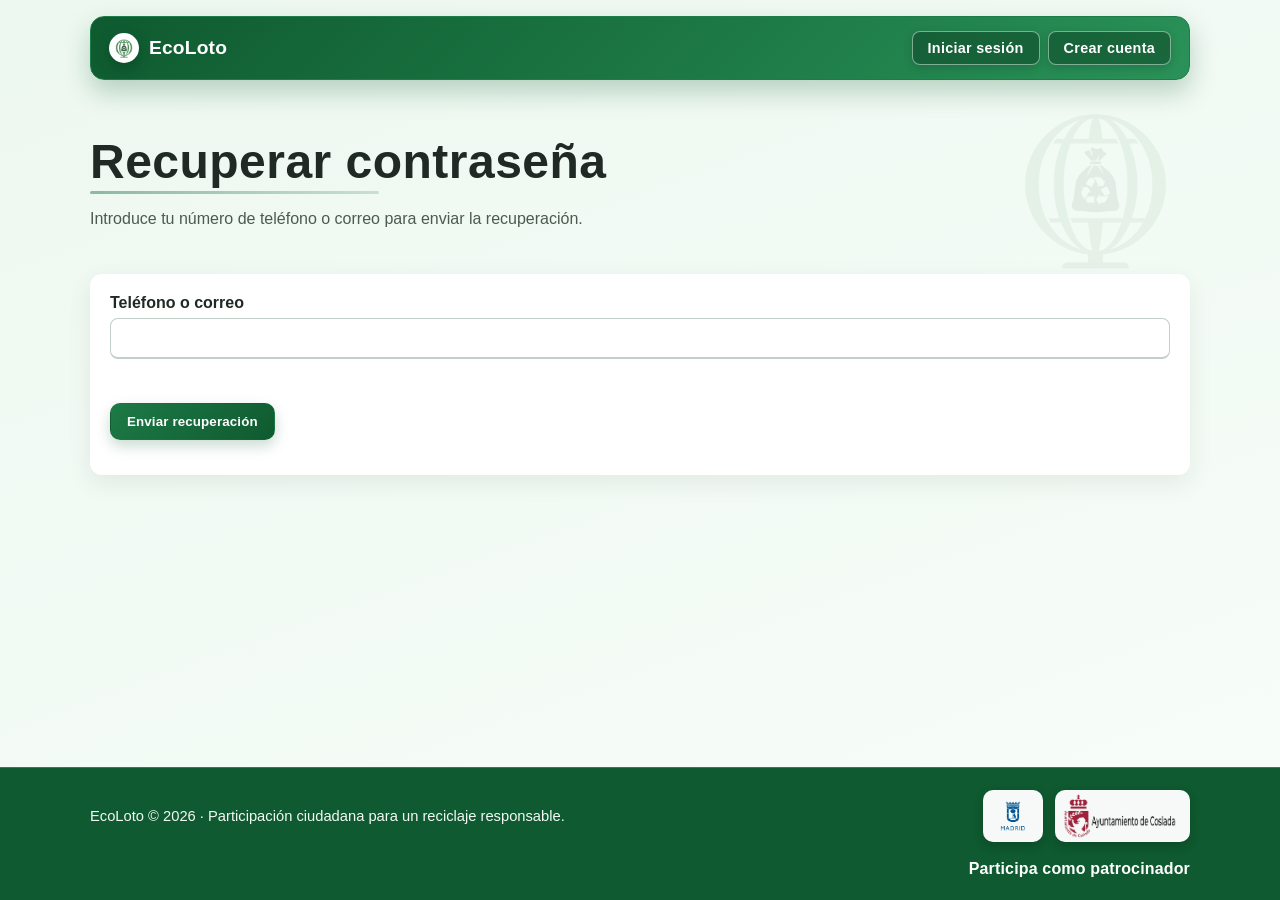
<file: EcoLoto/WebEcoLoto/html/recuperar.html>
<!doctype html>
<html lang="es">
  <head>
    <meta charset="UTF-8" />
    <meta name="viewport" content="width=device-width, initial-scale=1.0" />
    <title>EcoLoto - Recuperar acceso</title>
    <link rel="stylesheet" href="../css/styles.css" />
  </head>
  <body class="page-shell">
    <header class="app-header">
      <div class="container app-header-inner">
        <a class="brand-link" href="../../index.html">
          <img src="../assets/log-contrast.png" alt="" class="brand-mark" />
          <span>EcoLoto</span>
        </a>
        <nav class="header-nav" aria-label="Navegación de acceso">
          <a href="login.html">Iniciar sesión</a>
          <a href="registro.html">Crear cuenta</a>
        </nav>
      </div>
    </header>
    <main class="container">
      <section class="hero">
        <h1 class="auth-page-title auth-page-title-soft">Recuperar contraseña</h1>
        <p class="muted">Introduce tu número de teléfono o correo para enviar la recuperación.</p>
      </section>

      <form id="recoverForm">
        <label for="channel">Teléfono o correo</label>
        <input id="channel" name="channel" required autocomplete="email" />

        <div class="btn-row">
          <button class="btn" type="submit">Enviar recuperación</button>
        </div>
        <p id="recoverMessage" class="small"></p>
      </form>
    </main>
    <footer class="site-footer">
      <div class="container footer-content">
        <p>EcoLoto © 2026 · Participación ciudadana para un reciclaje responsable.</p>
        <div class="footer-logos" aria-label="Participantes actuales">
          <img src="../assets/Ayuntamiento Madrid.png" alt="Ayuntamiento de Madrid" class="footer-logo-img" />
          <img src="../assets/Ayuntamiento coslada.png" alt="Ayuntamiento de Coslada" class="footer-logo-img" />
        </div>
        <a class="btn footer-sponsor-btn" href="mailto:patrocinios@ecoloto.local?subject=Quiero%20participar%20como%20patrocinador">Participa como patrocinador</a>
      </div>
    </footer>
    <script src="../js/app.js"></script>
  </body>
</html>
</file>
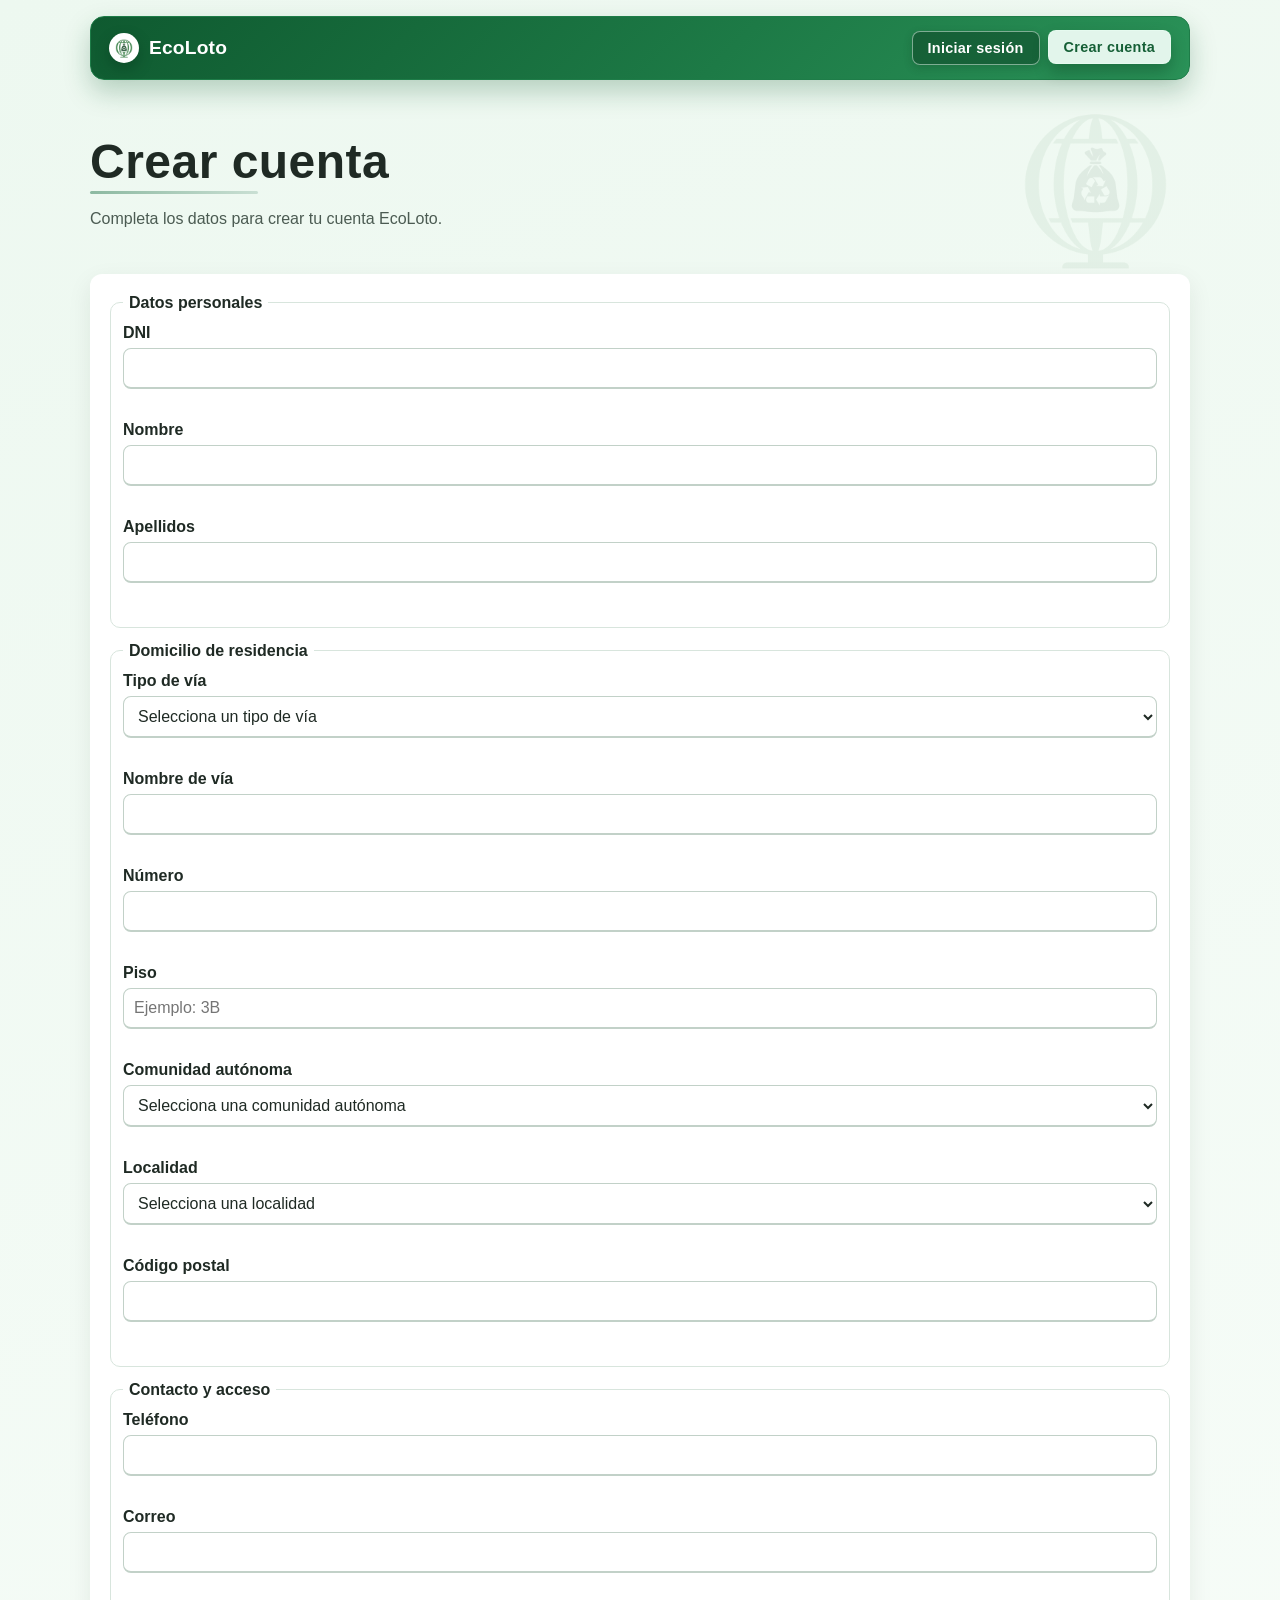
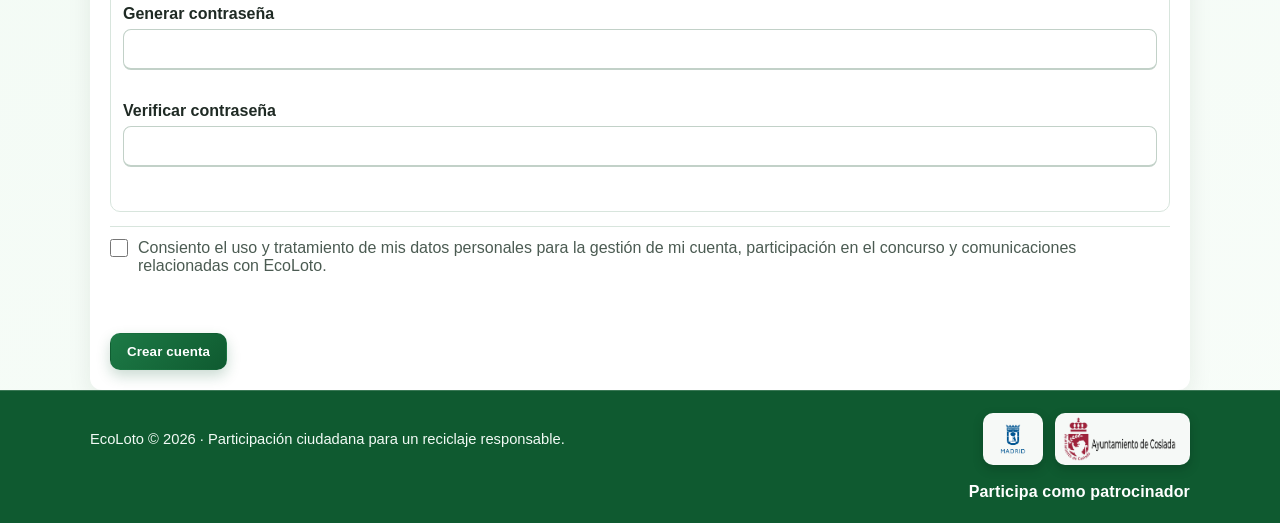
<file: EcoLoto/WebEcoLoto/html/registro.html>
<!doctype html>
<html lang="es">
  <head>
    <meta charset="UTF-8" />
    <meta name="viewport" content="width=device-width, initial-scale=1.0" />
    <title>EcoLoto - Registro</title>
    <link rel="stylesheet" href="../css/styles.css" />
  </head>
  <body class="page-shell">
    <header class="app-header">
      <div class="container app-header-inner">
        <a class="brand-link" href="../../index.html">
          <img src="../assets/log-contrast.png" alt="" class="brand-mark" />
          <span>EcoLoto</span>
        </a>
        <nav class="header-nav" aria-label="Navegación de acceso">
          <a href="login.html">Iniciar sesión</a>
          <a class="active" href="registro.html">Crear cuenta</a>
        </nav>
      </div>
    </header>
    <main class="container">
      <section class="hero">
        <h1 class="auth-page-title auth-page-title-soft">Crear cuenta</h1>
        <p class="muted">Completa los datos para crear tu cuenta EcoLoto.</p>
      </section>

      <form id="registroForm">
        <fieldset>
          <legend>Datos personales</legend>
          <label for="dni">DNI</label>
          <input id="dni" name="dni" required autocomplete="off" />

          <label for="firstName">Nombre</label>
          <input id="firstName" name="firstName" required autocomplete="given-name" />

          <label for="lastName">Apellidos</label>
          <input id="lastName" name="lastName" required autocomplete="family-name" />

        </fieldset>

        <fieldset>
          <legend>Domicilio de residencia</legend>
          <label for="roadType">Tipo de vía</label>
          <select id="roadType" name="roadType" required>
            <option value="" disabled selected>Selecciona un tipo de vía</option>
            <option value="Calle">Calle</option>
            <option value="Avenida">Avenida</option>
            <option value="Plaza">Plaza</option>
            <option value="Paseo">Paseo</option>
            <option value="Camino">Camino</option>
            <option value="Carretera">Carretera</option>
            <option value="Ronda">Ronda</option>
            <option value="Travesia">Travesía</option>
          </select>

          <label for="roadName">Nombre de vía</label>
          <input id="roadName" name="roadName" required autocomplete="address-line1" />

          <label for="number">Número</label>
          <input id="number" name="number" required inputmode="numeric" />

          <label for="floor">Piso</label>
          <input id="floor" name="floor" placeholder="Ejemplo: 3B" autocomplete="address-line2" />

          <label for="autonomousCommunity">Comunidad autónoma</label>
          <select id="autonomousCommunity" name="autonomousCommunity" required></select>

          <label for="locality">Localidad</label>
          <select id="locality" name="locality" required></select>

          <label for="postalCode">Código postal</label>
          <input id="postalCode" name="postalCode" required inputmode="numeric" autocomplete="postal-code" />
        </fieldset>

        <fieldset>
          <legend>Contacto y acceso</legend>
          <label for="phone">Teléfono</label>
          <input id="phone" name="phone" inputmode="tel" autocomplete="tel" />

          <label for="email">Correo</label>
          <input id="email" name="email" type="email" autocomplete="email" />

          <label for="password">Generar contraseña</label>
          <input
            id="password"
            type="password"
            name="password"
            required
            minlength="8"
            pattern="(?=.*[a-z])(?=.*[A-Z])(?=.*\d)(?=.*[^A-Za-z\d]).{8,}"
            title="Mínimo 8 caracteres, con mayúscula, minúscula, número y símbolo"
          />

          <label for="confirmPassword">Verificar contraseña</label>
          <input id="confirmPassword" type="password" name="confirmPassword" required autocomplete="new-password" />
        </fieldset>

        <div class="consent-line" role="group" aria-labelledby="consentText">
          <input id="dataConsent" name="dataConsent" type="checkbox" required />
          <div>
            <p id="consentText" class="muted">
              Consiento el uso y tratamiento de mis datos personales para la gesti&oacute;n de mi cuenta,
              participaci&oacute;n en el concurso y comunicaciones relacionadas con EcoLoto.
            </p>
            <p id="consentDateDisplay" class="small muted" style="margin-top:4px"></p>
          </div>
        </div>

        <p id="registroError" class="error"></p>
        <div class="btn-row">
          <button class="btn" type="submit">Crear cuenta</button>
        </div>
      </form>
    </main>
    <footer class="site-footer">
      <div class="container footer-content">
        <p>EcoLoto © 2026 · Participación ciudadana para un reciclaje responsable.</p>
        <div class="footer-logos" aria-label="Participantes actuales">
          <img src="../assets/Ayuntamiento Madrid.png" alt="Ayuntamiento de Madrid" class="footer-logo-img" />
          <img src="../assets/Ayuntamiento coslada.png" alt="Ayuntamiento de Coslada" class="footer-logo-img" />
        </div>
        <a class="btn footer-sponsor-btn" href="mailto:patrocinios@ecoloto.local?subject=Quiero%20participar%20como%20patrocinador">Participa como patrocinador</a>
      </div>
    </footer>
    <script src="../js/app.js"></script>
  </body>
</html>
</file>
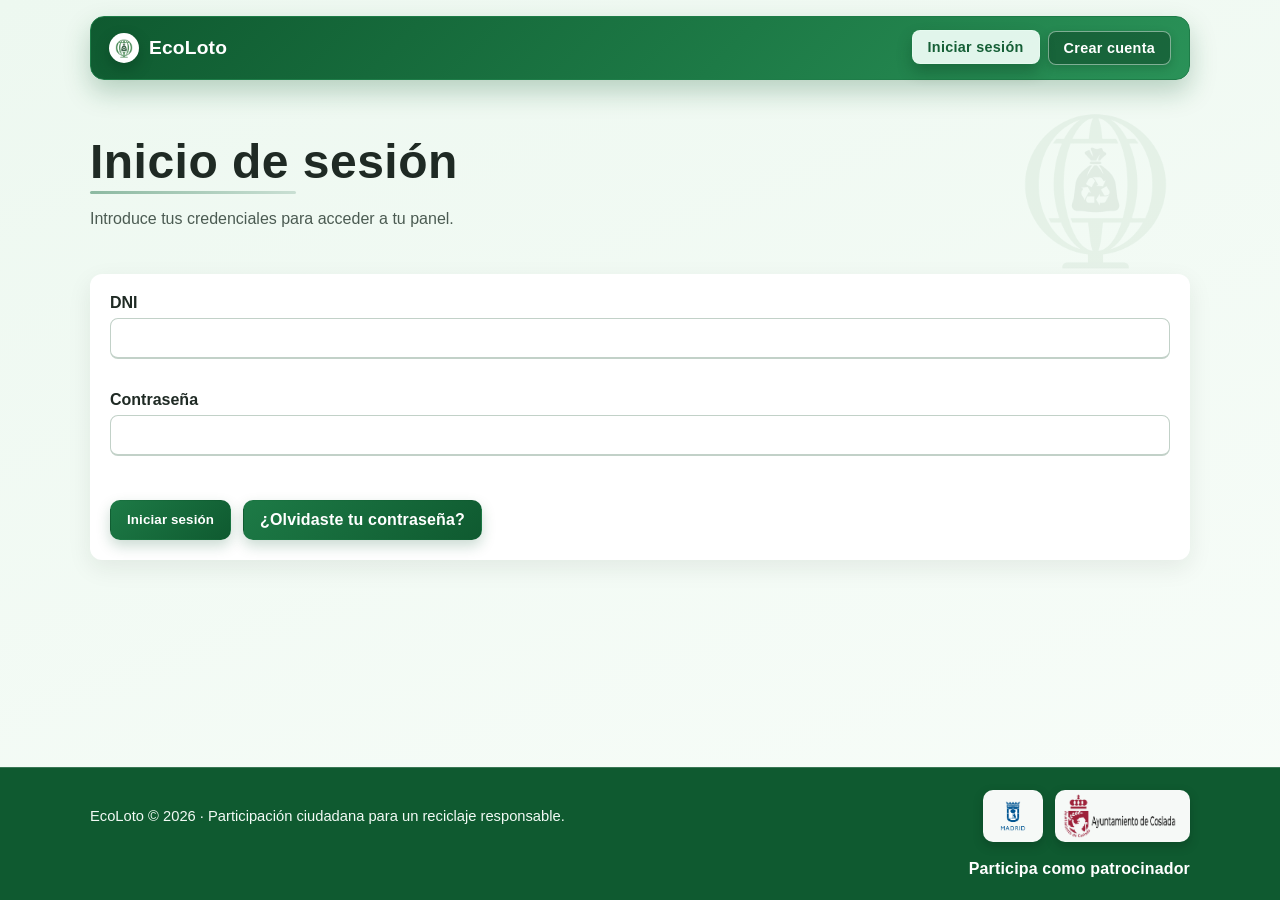
<file: EcoLoto/WebEcoLoto/html/solicitudes.html>
<!doctype html>
<html lang="es">
  <head>
    <meta charset="UTF-8" />
    <meta name="viewport" content="width=device-width, initial-scale=1.0" />
    <title>EcoLoto - Etiquetas</title>
    <link rel="stylesheet" href="../css/styles.css" />
  </head>
  <body data-secure="true" class="page-shell">
    <div class="layout">
      <aside class="sidebar" id="sideMenu">
        <div class="sidebar-brand">
          <img src="../assets/log-contrast.png" alt="Logo EcoLoto" class="sidebar-logo" />
          <h2>EcoLoto</h2>
        </div>
        <p class="small">Usuario: <strong id="topUser">-</strong></p>
        <ul class="menu">
          <li><a href="panel.html">Inicio</a></li>
          <li><a href="sorteos.html">Sorteos</a></li>
          <li><a href="bolsas.html">Bolsas</a></li>
          <li><a href="solicitudes.html" class="active">Etiquetas</a></li>
          <li><a href="perfil.html">Perfil</a></li>
          <li><a href="configuracion.html">Configuraci&oacute;n</a></li>
          <li><a href="notificaciones.html">Notificaciones</a></li>
        </ul>
        <button id="logoutBtn" class="logout-btn" type="button">Cerrar sesi&oacute;n</button>
        <button
          id="menuToggle"
          class="menu-toggle sidebar-handle"
          type="button"
          aria-controls="sideMenu"
          aria-expanded="true"
          aria-label="Abrir o cerrar men&uacute; lateral"
        >
          <span></span>
          <span></span>
          <span></span>
        </button>
      </aside>

      <main class="main">
        <div class="topbar">
          <div class="topbar-brand">
            <a class="brand-link" href="panel.html">
              <img src="../assets/log-contrast.png" alt="" class="brand-mark" />
              <span>EcoLoto</span>
            </a>
            <strong class="topbar-title">Solicitudes de etiquetas</strong>
          </div>
          <span class="badge">Participaci&oacute;n: <span id="topParticipation">-</span></span>
        </div>

        <section class="card">
          <h2>Mis solicitudes de etiquetas</h2>
          <p class="muted">Cada solicitud de etiquetas es financiada por un patrocinador.</p>
          <div id="solicitudesList"></div>
        </section>
      </main>
    </div>
    <footer class="site-footer">
      <div class="container footer-content">
        <p>EcoLoto &copy; 2026 &middot; Participaci&oacute;n ciudadana para un reciclaje responsable.</p>
        <div class="footer-logos" aria-label="Participantes actuales">
          <img src="../assets/Ayuntamiento Madrid.png" alt="Ayuntamiento de Madrid" class="footer-logo-img" />
          <img src="../assets/Ayuntamiento coslada.png" alt="Ayuntamiento de Coslada" class="footer-logo-img" />
        </div>
        <a class="btn footer-sponsor-btn" href="mailto:patrocinios@ecoloto.local?subject=Quiero%20participar%20como%20patrocinador">Participa como patrocinador</a>
      </div>
    </footer>
    <script src="../js/app.js"></script>
  </body>
</html>
</file>
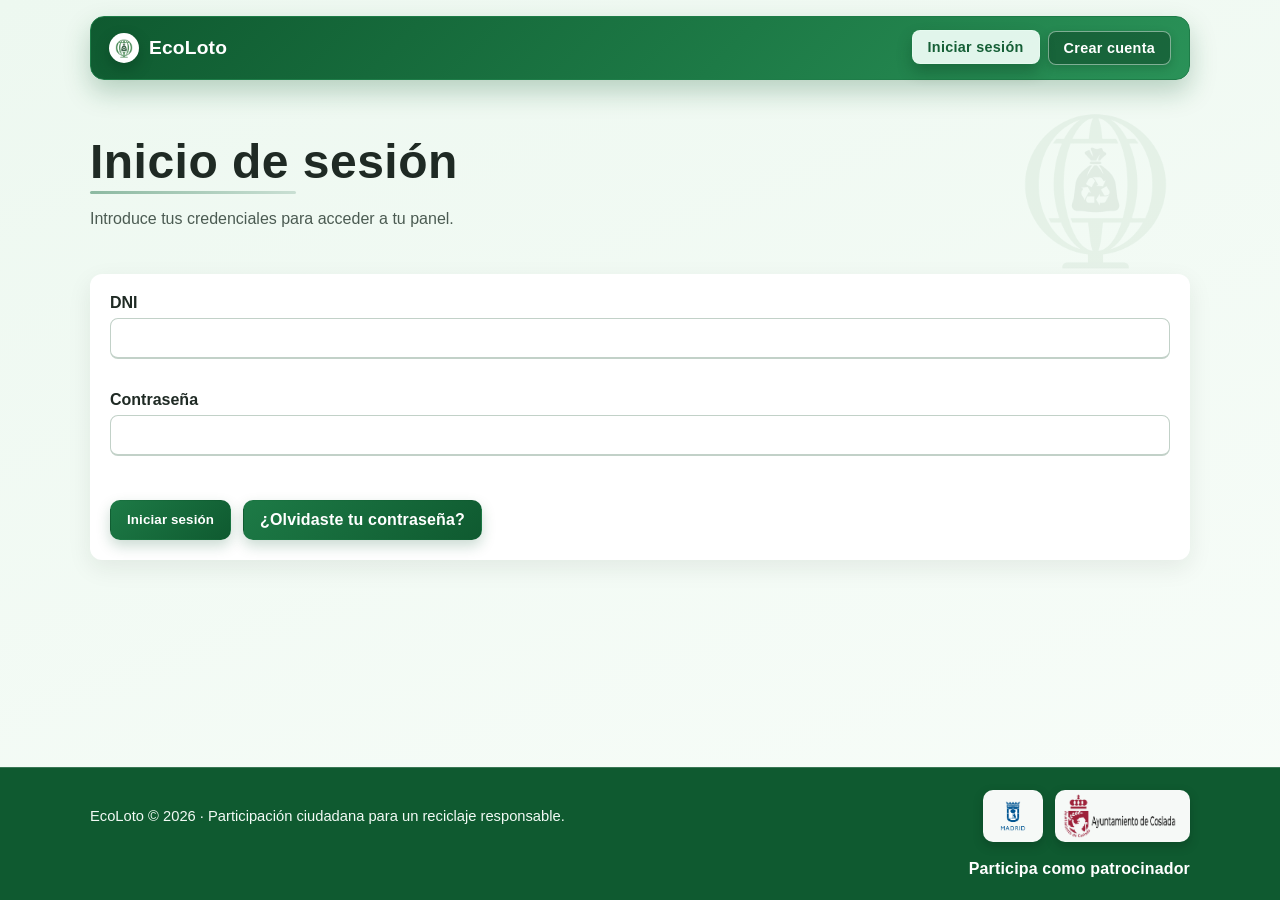
<file: EcoLoto/WebEcoLoto/html/sorteos.html>
<!doctype html>
<html lang="es">
  <head>
    <meta charset="UTF-8" />
    <meta name="viewport" content="width=device-width, initial-scale=1.0" />
    <title>EcoLoto - Sorteos</title>
    <link rel="stylesheet" href="../css/styles.css" />
  </head>
  <body data-secure="true" class="page-shell">
    <div class="layout">
      <aside class="sidebar" id="sideMenu">
        <div class="sidebar-brand">
          <img src="../assets/log-contrast.png" alt="Logo EcoLoto" class="sidebar-logo" />
          <h2>EcoLoto</h2>
        </div>
        <p class="small">Usuario: <strong id="topUser">-</strong></p>
        <ul class="menu">
          <li><a href="panel.html">Inicio</a></li>
          <li><a href="sorteos.html" class="active">Sorteos</a></li>
          <li><a href="bolsas.html">Bolsas</a></li>
          <li><a href="solicitudes.html">Etiquetas</a></li>
          <li><a href="perfil.html">Perfil</a></li>
          <li><a href="configuracion.html">Configuraci&oacute;n</a></li>
          <li><a href="notificaciones.html">Notificaciones</a></li>
        </ul>
        <button id="logoutBtn" class="logout-btn" type="button">Cerrar sesi&oacute;n</button>
        <button
          id="menuToggle"
          class="menu-toggle sidebar-handle"
          type="button"
          aria-controls="sideMenu"
          aria-expanded="true"
          aria-label="Abrir o cerrar men&uacute; lateral"
        >
          <span></span>
          <span></span>
          <span></span>
        </button>
      </aside>

      <main class="main">
        <div class="topbar">
          <div class="topbar-brand">
            <a class="brand-link" href="panel.html">
              <img src="../assets/log-contrast.png" alt="" class="brand-mark" />
              <span>EcoLoto</span>
            </a>
            <strong class="topbar-title">Sorteos semanales</strong>
          </div>
          <span class="badge">Participaci&oacute;n: <span id="topParticipation">-</span></span>
        </div>

        <section class="card">
          <h2>Historial de sorteos</h2>
          <p class="muted">Listado de sorteos realizados. Cada sorteo agrupa 100 bolsas (relaci&oacute;n de agregaci&oacute;n 1:100).</p>
          <div id="sorteoRelacionInfo" class="notice"></div>
          <div id="sorteosList"></div>
        </section>
      </main>
    </div>
    <footer class="site-footer">
      <div class="container footer-content">
        <p>EcoLoto &copy; 2026 &middot; Participaci&oacute;n ciudadana para un reciclaje responsable.</p>
        <div class="footer-logos" aria-label="Participantes actuales">
          <img src="../assets/Ayuntamiento Madrid.png" alt="Ayuntamiento de Madrid" class="footer-logo-img" />
          <img src="../assets/Ayuntamiento coslada.png" alt="Ayuntamiento de Coslada" class="footer-logo-img" />
        </div>
        <a class="btn footer-sponsor-btn" href="mailto:patrocinios@ecoloto.local?subject=Quiero%20participar%20como%20patrocinador">Participa como patrocinador</a>
      </div>
    </footer>
    <script src="../js/app.js"></script>
  </body>
</html>
</file>
<file: portfolio/portfolio.css>
:root {
    --bg: #0d0914;
    --surface: #171021;
    --text: #f4efff;
    --muted: #c9b9d8;
    --purple: #c78bff;
    --line: rgba(244, 239, 255, .2)
}

* {
    box-sizing: border-box
}

html {
    scroll-behavior: smooth
}

body {
    margin: 0;
    background: var(--bg);
    color: var(--text);
    font-family: Manrope, Arial, sans-serif;
    font-size: 18px;
    position: relative
}

body::before {
    content: "";
    position: fixed;
    z-index: -1;
    width: 34rem;
    height: 34rem;
    left: -15rem;
    top: 38%;
    border-radius: 57% 43% 68% 32%;
    background: rgba(181, 108, 255, .12);
    filter: blur(70px);
    transform: rotate(-24deg);
    pointer-events: none
}

a {
    color: inherit;
    text-decoration: none
}

.section-wrap {
    width: min(1440px, 96vw);
    margin: auto
}

.site-header {
    height: 88px;
    padding: 0 max(28px, 5vw);
    display: flex;
    align-items: center;
    justify-content: space-between
}

.brand {
    display: inline-flex;
    align-items: center;
    gap: 5px;
    font-size: 1.45rem;
    font-weight: 800;
    letter-spacing: -.08em
}

.brand img {
    width: 30px;
    height: 30px;
    display: block;
    object-fit: cover;
    border-radius: 7px;
}

.brand span {
    color: var(--purple)
}

.site-header nav {
    display: flex;
    align-items: center;
    gap: 34px;
    font: 500 .77rem 'DM Mono', monospace;
    letter-spacing: .11em;
    text-transform: uppercase
}

.nav-cta {
    border: 1px solid var(--text);
    border-radius: 999px;
    padding: 12px 17px
}

.hero {
    position: relative;
    min-height: calc(100vh - 88px);
    padding: 12vh 0 32px;
    display: flex;
    flex-direction: column;
    justify-content: center
}

.hero::after {
    content: "";
    position: absolute;
    z-index: -1;
    width: 24rem;
    height: 24rem;
    right: -9rem;
    top: 12%;
    border-radius: 50%;
    background: rgba(199, 139, 255, .12);
    filter: blur(35px);
    animation: orb 9s ease-in-out infinite alternate;
    pointer-events: none
}

.eyebrow,
.label,
.project-type,
.hero-line,
.tags,
.site-footer {
    font: 400 .68rem 'DM Mono', monospace;
    letter-spacing: .08em;
    text-transform: uppercase
}

.eyebrow {
    color: var(--muted)
}

.status-dot {
    display: inline-block;
    width: 8px;
    height: 8px;
    margin-right: 8px;
    border-radius: 50%;
    background: var(--purple)
}

.hero h1 {
    position: relative;
    margin: 32px 0 58px;
    font-size: clamp(3.4rem, 8.8vw, 8.7rem);
    line-height: .9;
    letter-spacing: -.085em;
    text-shadow: 0 0 40px rgba(199, 139, 255, .18)
}

h1 em,
h2 em {
    font-family: Georgia, serif;
    font-weight: 400;
    letter-spacing: -.08em
}

.hero-bottom {
    display: flex;
    justify-content: space-between;
    align-items: flex-end
}

.intro {
    max-width: 620px;
    margin: 0;
    font-size: 1.15rem;
    line-height: 1.7
}

.round-link {
    width: 58px;
    height: 58px;
    display: grid;
    place-items: center;
    border: 1px solid var(--text);
    border-radius: 50%;
    background: rgba(199, 139, 255, .1);
    box-shadow: 0 0 24px rgba(199, 139, 255, .3);
    font-size: 1.5rem;
    font-weight: 800
}

.hero-line {
    display: flex;
    justify-content: space-between;
    margin-top: 70px;
    padding-top: 15px;
    border-top: 1px solid var(--line);
    color: var(--muted)
}

.section-heading {
    display: flex;
    justify-content: space-between;
    align-items: flex-end;
    margin-bottom: 62px
}

.label {
    margin: 0;
    color: var(--muted)
}

.section-heading h2,
.contact h2 {
    margin: 0;
    text-align: right;
    font-size: clamp(2.7rem, 6vw, 5.8rem);
    line-height: .92;
    letter-spacing: -.08em;
    text-shadow: 0 0 28px rgba(199, 139, 255, .22)
}

.about {
    padding: 100px 0 150px;
    border-top: 1px solid var(--line)
}

.about-copy {
    max-width: 820px;
    margin: 35px 0 80px auto
}

.about-copy p {
    font-size: 1.3rem;
    line-height: 1.65;
    letter-spacing: -.025em
}

.text-link {
    display: inline-block;
    margin-top: 18px;
    padding-bottom: 8px;
    border-bottom: 1px solid var(--text);
    font: 400 .72rem 'DM Mono', monospace;
    text-transform: uppercase
}

.skill-list,
.education {
    border-top: 1px solid var(--line)
}

.skill-list>div,
.education>div {
    display: grid;
    border-bottom: 1px solid var(--line);
    padding: 22px 0;
    align-items: center
}

.skill-list>div {
    grid-template-columns: 7% 24% 1fr
}

.skill-list span,
.skill-list p,
.education span {
    margin: 0;
    color: var(--muted);
    font: 400 .94rem/1.7 'DM Mono', monospace
}

.skill-list strong,
.education strong {
    color: #fff;
    font-size: 1.2rem
}

.skill-list p {
    color: #eee7f6;
    overflow-wrap: normal;
    text-wrap: balance;
}

.education {
    margin-top: 24px;
    padding-top: 32px
}

.education-heading {
    margin: 112px 0 0;
}

.education>div {
    grid-template-columns: 1fr 1fr;
    gap: 20px
}

.education span {
    text-align: right;
    color: #e0d2eb;
    line-height: 1.55
}

.projects {
    padding: 150px 0
}

.project-grid {
    width: min(1260px, 100%);
    margin-inline: auto;
    display: grid;
    grid-template-columns: repeat(2, minmax(0, 1fr));
    gap: 24px;
    padding: 18px 12px;
}

.project-card {
    position: relative;
    padding-bottom: 24px;
    opacity: 0;
    transform: translateY(24px);
    transition: opacity .7s ease, transform .5s ease, box-shadow .5s ease
}

.project-card.is-visible {
    opacity: 1;
    transform: none
}

.project-card:nth-child(2) {
    transition-delay: .18s
}

.project-art {
    height: 360px;
    position: relative;
    display: flex;
    align-items: center;
    justify-content: center;
    padding: 34px;
    border: 1px solid rgba(199, 139, 255, .35);
    box-shadow: 0 0 35px rgba(181, 108, 255, .1)
}

.rpm-art {
    background: #180e17;
    color: #f3eee4;
    box-shadow: inset 0 0 90px rgba(230, 57, 70, .12)
}

.rpm-art::before {
    content: "";
    position: absolute;
    width: 70%;
    height: 70%;
    border: 1px solid #c5d6d2;
    border-radius: 50%;
    opacity: .6
}

.rpm-art::after {
    content: "";
    position: absolute;
    width: 45%;
    height: 1px;
    background: #e63946;
    transform: rotate(-28deg)
}

.eco-art {
    background: #1c3b25;
    color: #b7f28b;
    box-shadow: inset 0 0 90px rgba(114, 184, 74, .2)
}

.wix-art {
    overflow: hidden;
    background: #090909;
    color: #fff;
    box-shadow: inset 0 0 90px rgba(255, 255, 255, .08)
}

.wix-art::before {
    content: "";
    position: absolute;
    width: 72%;
    height: 1px;
    border: 0;
    background: currentColor;
    transform: rotate(-18deg)
}

.wix-madstage::before {
    width: 110%;
    height: 12px;
    top: 28%;
    left: -5%;
    background: #e30613;
    transform: rotate(-12deg);
}

.wix-madstage::after {
    content: "";
    position: absolute;
    width: 18px;
    height: 110%;
    right: 22%;
    top: -5%;
    background: #fff;
    transform: rotate(18deg);
}

.wix-personal {
    position: relative;
    background: #FDE6DA;
    color: #0000FF;
    box-shadow: inset 0 0 90px rgba(0, 0, 255, .12);
    font-family: Avenir, "Avenir Next", Helvetica, Arial, sans-serif;
}

.wix-personal::before {
    width: 46%;
    height: 46%;
    top: -15%;
    right: -8%;
    border: 0;
    border-radius: 50%;
    background: #0000FF;
    transform: none;
}

.wix-personal::after {
    display: none;
}

.wix-personal .art-mark {
    position: relative;
    z-index: 1;
    font-family: Avenir, "Avenir Next", Helvetica, Arial, sans-serif;
    font-style: italic;
    font-weight: 900;
    letter-spacing: -.12em;
    line-height: .78;
    transform: skew(-9deg) rotate(-4deg);
    text-shadow: 7px 7px 0 rgba(0, 0, 255, .12);
}

.wix-personal .art-caption {
    z-index: 2;
    bottom: 24px;
    color: #0000FF;
    font-family: Avenir, "Avenir Next", Helvetica, Arial, sans-serif;
    font-weight: 800;
    letter-spacing: .04em;
}

.neo-sticker {
    position: absolute;
    top: 24px;
    left: 24px;
    z-index: 2;
    padding: 8px 12px;
    border: 2px solid #0000FF;
    border-radius: 999px;
    color: #0000FF;
    font: 800 .7rem Avenir, "Avenir Next", Helvetica, Arial, sans-serif;
    letter-spacing: .08em;
    transform: rotate(-8deg);
}

.art-mark {
    z-index: 1;
    font-size: clamp(2.5rem, 7vw, 6rem);
    font-weight: 800;
    letter-spacing: -.1em;
    text-align: center
}

.eco-symbol {
    font: 13rem/1 Georgia, serif
}

.art-caption {
    position: absolute;
    left: 24px;
    bottom: 22px;
    font: 400 .66rem/1.5 'DM Mono', monospace;
    letter-spacing: .09em;
    text-transform: uppercase
}

.project-info {
    display: flex;
    justify-content: space-between;
    gap: 18px;
    margin-top: 18px
}

.project-info h3 {
    margin: 8px 0 0;
    font-size: 1.18rem
}

.project-type {
    margin: 0;
    color: var(--muted);
    font-size: .62rem
}

.project-link {
    width: 43px;
    height: 43px;
    display: grid;
    place-items: center;
    flex: none;
    border: 1px solid var(--text);
    border-radius: 50%;
    font-size: 1.3rem
}

.project-description {
    max-width: 540px;
    color: #eee7f6;
    font-size: 1.05rem;
    line-height: 1.7
}

.tags {
    display: flex;
    flex-wrap: wrap;
    gap: 8px
}

.tags span {
    padding: 7px 10px;
    border: 1px solid var(--line);
    border-radius: 99px;
    font-size: .6rem
}

.demo-access {
    display: flex;
    flex-wrap: wrap;
    align-items: center;
    gap: 9px;
    margin: 18px 0;
    color: #c9ffab;
    font: 400 .65rem 'DM Mono', monospace
}

.demo-access span {
    color: #72b84a;
    text-transform: uppercase
}

.demo-access strong {
    padding: 7px 9px;
    border: 1px solid rgba(114, 184, 74, .4);
    border-radius: 5px;
    font-weight: 400
}

.contact {
    position: relative;
    width: 100%;
    padding: 120px max(5vw, 28px);
    background:
        radial-gradient(circle at 50% 18%, rgba(199, 139, 255, .16), transparent 34rem),
        linear-gradient(to bottom, var(--bg) 0, #120b1b 18rem, #160d20 34rem);
    text-align: center
}

.contact h2 {
    text-align: center;
    width: 100%;
    margin: 35px 0 28px;
    letter-spacing: -.06em
}

.contact-note {
    width: min(900px, 100%);
    max-width: none;
    margin: 0 auto 42px;
    color: #d9c9e8;
    font-size: 1.18rem;
    line-height: 1.75;
    letter-spacing: .01em
}

.contact-details {
    display: flex;
    align-items: center;
    justify-content: center;
    gap: 36px;
    flex-wrap: wrap;
    margin: auto
}

.contact-row {
    display: flex;
    align-items: center;
    gap: 12px;
    color: #fff;
    font-size: 1.05rem;
    font-weight: 700
}

.contact-icon {
    color: var(--purple);
    width: 34px;
    flex: 0 0 34px;
    font: 500 .58rem 'DM Mono', monospace;
    letter-spacing: .04em;
    text-align: left;
}

.contact-row:hover {
    color: var(--purple)
}

.site-footer {
    display: grid;
    grid-template-columns: 1fr 1fr 1fr;
    align-items: center;
    gap: 34px;
    padding: 38px max(28px, 4vw);
    background: #d8c7e7;
    color: #24182e;
    font-size: .72rem;
    letter-spacing: .02em
}

.site-footer>span {color:#30213c;white-space:nowrap}
.site-footer>span:first-child {
    text-align: left;
}

.footer-social {
    display:flex;
    justify-content: center;
    gap: 32px
}

.footer-social a {color:#24182e;font:600 .74rem 'DM Mono',monospace;letter-spacing:.04em;transition:color .25s ease}.footer-social a:hover {color:#7d43ad;text-decoration:none}

.site-footer>span:last-child {
    text-align: right;
}

.contact-details {
    width: min(620px, 100%);
    flex-direction: row;
    justify-content: space-between;
    gap: 22px;
}

.contact-row {
    flex: 1 1 0;
    justify-content: center;
    padding: 10px 12px;
    font-size: 1.15rem;
    text-align: center;
}

@media(max-width:700px) {
    html,
    body {
        max-width: 100%;
        overflow-x: hidden;
    }

    .section-wrap {
        width: auto;
        max-width: 100%;
        margin-inline: 20px;
    }

    .site-header {
        height: 72px;
        padding-inline: 20px;
    }

    .hero {
        min-height: auto;
        padding: 72px 0 42px;
    }

    .hero h1 {
        max-width: 100%;
        font-size: clamp(3rem, 15vw, 5rem);
        line-height: .95;
        overflow-wrap: anywhere;
    }

    .hero-bottom {
        align-items: center;
        min-width: 0;
        flex-wrap: wrap;
    }

    .round-link {
        width: 48px;
        height: 48px;
        flex: 0 0 48px;
        font-size: 1.25rem;
        line-height: 1;
        writing-mode: horizontal-tb;
        transform: none;
    }

    .hero-line {
        margin-top: 42px;
    }

    .about,
    .projects {
        padding: 76px 0 88px;
    }

    .section-heading {
        margin-bottom: 36px;
    }

    .about-copy {
        margin: 26px 0 48px;
    }

    .contact {
        width: auto;
        margin-inline: 0;
        padding: 84px 20px 88px;
    }

    .contact h2 {
        font-size: clamp(2.7rem, 12vw, 4rem);
    }

    .contact-details {
        gap: 14px;
    }

    .contact-row {
        padding: 8px 0;
        font-size: 1rem;
        min-width: 0;
    }

    .site-footer {
        display: flex;
        flex-direction: column;
        align-items: flex-start;
        gap: 18px
    }

    .site-footer>span:first-child,
    .site-footer>span:last-child {
        text-align: left;
    }

    .contact-details {
        width: 100%;
        flex-direction: column;
        gap: 16px;
    }

    .contact-row {
        width: 100%;
    }
}

@keyframes orb {
    from {
        transform: translate3d(0, 0, 0) scale(1)
    }

    to {
        transform: translate3d(-90px, 55px, 0) scale(1.25)
    }
}

@media(max-width:700px) {
    .site-header nav a:not(.nav-cta) {
        display: none
    }

    .hero {
        padding-top: 8vh
    }

    .hero h1 {
        margin: 25px 0 40px
    }

    .hero-bottom {
        gap: 20px
    }

    .hero-line span:nth-child(2) {
        display: none
    }

    .section-heading {
        display: block
    }

    .section-heading h2 {
        text-align: left;
        margin-top: 24px
    }

    .project-grid {
        grid-template-columns: 1fr;
        margin-inline: 0;
        padding-inline: 0;
        width: 100%;
    }

    .project-art {
        height: 300px
    }

    .skill-list>div,
    .education>div {
        display: block
    }

    .skill-list>div>span,
    .skill-list strong {
        display: block;
        margin-bottom: 8px
    }

    .education span {
        display: block;
        margin-top: 8px;
        text-align: left
    }

    .site-footer {
        display: flex;
        flex-direction: column;
        align-items: flex-start;
        gap: 18px
    }

    .site-footer>span {
        white-space: normal
    }

    .site-footer>span:last-child {
        text-align: left
    }

    .footer-social {
        gap: 16px;
        flex-wrap: wrap
    }
}

@media(prefers-reduced-motion:reduce) {

    *,
    *::before,
    *::after {
        animation-duration: .01ms !important;
        transition-duration: .01ms !important;
        scroll-behavior: auto !important
    }

    .project-card {
        opacity: 1;
        transform: none
    }
}

/* Entrada escalonada del contenido */
.cascade-item {
    opacity: 0;
    transform: translateY(24px);
    transition: opacity .48s ease var(--cascade-delay, 0ms), transform .48s ease var(--cascade-delay, 0ms);
}

.cascade-item.is-visible {
    opacity: 1;
    transform: translateY(0);
}

@media(prefers-reduced-motion:reduce) {
    .cascade-item,
    .cascade-item.is-visible {
        opacity: 1;
        transform: none;
    }
}
</file>
<file: EcoLoto/WebEcoLoto/css/styles.css>
* {
  box-sizing: border-box;
}

:root {
  --bg: linear-gradient(160deg, #edf8f0 0%, #f8fdf9 100%);
  --panel: #ffffff;
  --text: #1f2a24;
  --muted: #4b5b52;
  --brand: #1d7a46;
  --brand-dark: #0f5a30;
  --accent: #d6efe1;
  --danger: #b3261e;
  --input-bg: #ffffff;
  --input-border: #c2d1c8;
  --topbar-bg: #ffffff;
  --topbar-shadow: 0 4px 18px rgba(0, 0, 0, 0.08);
  --notice-bg: #f8fcf9;
  --menu-hover: rgba(255, 255, 255, 0.13);
}

body {
  margin: 0;
  font-family: "Segoe UI", Tahoma, Geneva, Verdana, sans-serif;
  font-size: 1rem;
  background: var(--bg);
  color: var(--text);
  min-height: 100vh;
}

.page-shell {
  min-height: 100vh;
  display: flex;
  flex-direction: column;
}

.theme-light {
  --bg: #ffffff;
  --panel: #ffffff;
  --text: #1f2a24;
  --muted: #4b5b52;
  --brand: #1d7a46;
  --brand-dark: #0f5a30;
  --accent: #d6efe1;
  --input-bg: #ffffff;
  --input-border: #c2d1c8;
  --topbar-bg: #ffffff;
  --topbar-shadow: 0 4px 18px rgba(0, 0, 0, 0.08);
  --notice-bg: #f8fcf9;
  --menu-hover: rgba(255, 255, 255, 0.13);
}

.theme-dark {
  --bg: #101413;
  --panel: #19221e;
  --text: #eaf5ef;
  --muted: #b8ccc2;
  --brand: #58c286;
  --brand-dark: #3fa872;
  --accent: #21332a;
  --input-bg: #101915;
  --input-border: #345344;
  --topbar-bg: #1b2722;
  --topbar-shadow: 0 4px 18px rgba(0, 0, 0, 0.35);
  --notice-bg: #1a2822;
  --menu-hover: rgba(255, 255, 255, 0.2);
}

.container {
  width: min(1100px, 92%);
  margin: 0 auto;
}

.app-header {
  position: static;
  margin-top: 16px;
  background: transparent;
  box-shadow: none;
}

.app-header-inner {
  min-height: 64px;
  display: flex;
  align-items: center;
  justify-content: space-between;
  gap: 16px;
  background: linear-gradient(135deg, #0f5a30 0%, #1d7a46 58%, #2a9258 100%);
  border: 1px solid #1e7c48;
  border-radius: 14px;
  padding: 10px 18px;
  box-shadow: 0 12px 26px rgba(15, 90, 48, 0.25);
}

.brand-link {
  display: inline-flex;
  align-items: center;
  gap: 10px;
  text-decoration: none;
  font-size: 1.2rem;
  font-weight: 800;
  letter-spacing: 0.01em;
}

.brand-mark {
  width: 30px;
  height: 30px;
  flex: 0 0 auto;
  border-radius: 50%;
  box-shadow: 0 4px 10px rgba(8, 38, 22, 0.28);
}

.app-header .brand-link {
  color: #ffffff;
  transition: none;
}

.app-header .brand-link:hover {
  transform: none;
}

.app-header .brand-link:active {
  transform: none;
}

.app-header .brand-link span {
  background: linear-gradient(90deg, #ffffff 50%, #2fcd7b 50%);
  background-size: 200% 100%;
  background-position: 0 0;
  -webkit-background-clip: text;
  background-clip: text;
  color: transparent;
  transition: background-position 0.45s ease;
}

.app-header .brand-link:hover span {
  background-position: 100% 0;
}

.app-header .brand-link:active span {
  background-position: 100% 0;
}

.app-header .brand-mark {
  background: #ffffff;
  padding: 2px;
  border: 2px solid rgba(255, 255, 255, 0.92);
  box-shadow: 0 6px 14px rgba(7, 45, 24, 0.35);
}


.app-header .brand-link:focus-visible {
  outline: 2px solid #c2efd6;
  outline-offset: 2px;
  border-radius: 5px;
}

.header-nav {
  display: flex;
  gap: 8px;
  flex-wrap: wrap;
}

.header-nav a {
  text-decoration: none;
  color: #fff;
  padding: 8px 15px;
  border-radius: 8px;
  font-weight: 700;
  font-size: 0.9rem;
  letter-spacing: 0.02em;
  border: 1px solid rgba(231, 250, 240, 0.5);
  background: rgba(10, 63, 35, 0.5);
  box-shadow: 0 3px 8px rgba(7, 45, 24, 0.22);
  transition: transform 0.2s ease, box-shadow 0.25s ease, background-color 0.25s ease, border-color 0.25s ease, color 0.2s ease;
}

.header-nav a:hover,
.header-nav a.active {
  background: rgba(237, 251, 244, 0.95);
  color: #155f36;
  border-color: rgba(231, 250, 240, 0.95);
  box-shadow: 0 8px 15px rgba(7, 45, 24, 0.3);
  transform: translateY(-1px);
}

.header-nav a:active {
  background: rgba(218, 244, 230, 0.95);
  transform: translateY(0);
  box-shadow: 0 3px 8px rgba(7, 45, 24, 0.22);
}

.hero {
  padding: 56px 0 30px;
  position: relative;
}

.hero h1 {
  margin: 0;
  font-size: clamp(2rem, 4vw, 3rem);
}

.auth-page-title {
  display: inline-block;
  color: #125f35;
  letter-spacing: 0.01em;
  line-height: 1.08;
  text-shadow: 0 2px 10px rgba(18, 95, 53, 0.12);
  position: relative;
  padding-bottom: 6px;
}

.auth-page-title::after {
  content: "";
  position: absolute;
  left: 0;
  bottom: 0;
  width: 68%;
  height: 4px;
  border-radius: 999px;
  background: linear-gradient(90deg, #1d7a46 0%, #65c98f 100%);
}

.auth-page-title-soft {
  color: #1f2a24;
  text-shadow: none;
}

.auth-page-title-soft::after {
  width: 56%;
  height: 3px;
  background: linear-gradient(90deg, #8cb9a1 0%, #c9dfd3 100%);
}

.theme-dark .auth-page-title-soft {
  color: #eaf5ef;
}

.theme-dark .auth-page-title-soft::after {
  background: linear-gradient(90deg, #58c286 0%, #9edeba 100%);
}

.hero-title {
  display: flex;
  align-items: center;
  gap: 14px;
  margin-bottom: 12px;
}

.hero-logo {
  width: 82px;
  height: 82px;
  display: inline-block;
  filter: drop-shadow(0 8px 18px rgba(20, 65, 43, 0.22));
}

.hero p {
  max-width: 760px;
  color: var(--muted);
}

.hero::after {
  content: "";
  position: absolute;
  right: 0;
  top: 12px;
  width: 190px;
  height: 190px;
  background: url("../assets/log.png") center / contain no-repeat;
  opacity: 0.08;
  pointer-events: none;
}

.btn-row {
  display: flex;
  gap: 12px;
  flex-wrap: wrap;
  margin-top: 22px;
}

.btn {
  border: 1px solid transparent;
  text-decoration: none;
  color: #fff;
  background: linear-gradient(135deg, var(--brand) 0%, var(--brand-dark) 100%);
  padding: 10px 16px;
  border-radius: 10px;
  display: inline-flex;
  align-items: center;
  justify-content: center;
  cursor: pointer;
  font-weight: 600;
  letter-spacing: 0.01em;
  box-shadow: 0 6px 14px rgba(15, 90, 48, 0.22);
  transition: transform 0.2s ease, box-shadow 0.25s ease, filter 0.25s ease;
}

.btn:hover {
  filter: brightness(1.04);
  box-shadow: 0 10px 20px rgba(15, 90, 48, 0.28);
  transform: translateY(-1px);
}

.btn:active {
  transform: translateY(1px);
  box-shadow: 0 4px 10px rgba(15, 90, 48, 0.22);
}

.btn:focus-visible {
  outline: 2px solid #8fc9aa;
  outline-offset: 2px;
}

.btn.secondary {
  color: #fff;
  background: linear-gradient(135deg, var(--brand) 0%, var(--brand-dark) 100%);
}

.btn.tertiary {
  color: var(--brand-dark);
  background: #ffffff;
  border-color: #9bcfb2;
  box-shadow: 0 5px 12px rgba(15, 90, 48, 0.12);
}

.btn.tertiary:hover {
  filter: none;
  background: #f2faf5;
  box-shadow: 0 8px 16px rgba(15, 90, 48, 0.18);
}

.hero-btn {
  font-size: 1.08rem;
  padding: 14px 24px;
  border-radius: 12px;
}

.theme-dark .hero .btn,
.theme-dark .hero .btn.secondary {
  color: #0b2116;
}

.grid-2 {
  display: grid;
  gap: 16px;
  grid-template-columns: repeat(auto-fit, minmax(260px, 1fr));
}

.landing-page .grid-2 {
  margin-bottom: 24px;
}

.card {
  background: var(--panel);
  border-radius: 12px;
  padding: 18px;
  box-shadow: 0 8px 24px rgba(20, 44, 30, 0.08);
}

.card h2,
.card h3 {
  margin-top: 0;
}

.muted {
  color: var(--muted);
}

form {
  background: var(--panel);
  border-radius: 12px;
  padding: 20px;
  box-shadow: 0 8px 24px rgba(20, 44, 30, 0.08);
}

fieldset {
  border: 1px solid #d8e5dd;
  border-radius: 10px;
  margin: 0 0 14px;
  padding: 12px;
}

legend {
  font-weight: 700;
  padding: 0 6px;
}

label {
  display: block;
  font-weight: 600;
  margin-bottom: 6px;
}

input,
select {
  width: 100%;
  padding: 10px;
  border: 1px solid var(--input-border);
  border-bottom: 2px solid var(--input-border);
  border-radius: 8px;
  margin-bottom: 12px;
  font: inherit;
  background: var(--input-bg);
  color: var(--text);
}

input:focus,
select:focus {
  outline: 2px solid #8fc9aa;
  border-color: #7ab994;
}

.error {
  color: var(--danger);
  font-weight: 600;
}

.input-error {
  border-color: #d93025 !important;
  border-bottom-color: #d93025 !important;
  background: #fff7f7;
}

.field-error {
  display: block;
  margin: -8px 0 10px;
  min-height: 18px;
  color: #d93025;
  font-size: 0.86rem;
}

.consent-line {
  display: grid;
  grid-template-columns: 18px 1fr;
  align-items: start;
  gap: 10px;
  border-top: 1px solid #d8e5dd;
  padding-top: 12px;
  margin-top: 6px;
}

.consent-line input[type="checkbox"] {
  width: 18px;
  height: 18px;
  margin: 0;
  flex: 0 0 auto;
}

.consent-line p {
  margin: 0;
  flex: 1;
}

.consent-line .field-error {
  grid-column: 2;
  margin: 4px 0 0;
}

.layout {
  display: grid;
  grid-template-columns: 280px 1fr;
  gap: 14px;
  padding: 14px;
  min-height: 100vh;
  transition: grid-template-columns 0.42s cubic-bezier(0.22, 1, 0.36, 1);
}

.page-shell .layout {
  min-height: 0;
  flex: 1;
}

.sidebar {
  background: #173629;
  color: #eff8f2;
  padding: 24px 16px 24px 68px;
  transition: width 0.42s cubic-bezier(0.22, 1, 0.36, 1), padding 0.42s cubic-bezier(0.22, 1, 0.36, 1);
  position: relative;
  overflow: hidden;
  border-radius: 12px;
  display: flex;
  flex-direction: column;
}

.sidebar h2 {
  margin: 0;
  font-size: 1.1rem;
}

.sidebar-brand {
  display: flex;
  align-items: center;
  gap: 10px;
}

.sidebar-logo {
  width: 38px;
  height: 38px;
  flex: 0 0 auto;
  background: #ffffff;
  border-radius: 50%;
  padding: 2px;
  border: 2px solid rgba(255, 255, 255, 0.9);
  box-shadow: 0 5px 12px rgba(7, 45, 24, 0.35);
}

.menu {
  list-style: none;
  padding: 0;
  margin: 20px 0 14px;
}

.menu a {
  color: #eff8f2;
  text-decoration: none;
  display: block;
  padding: 10px 12px;
  border-radius: 8px;
  margin-bottom: 8px;
  border: 1px solid transparent;
  transition: background-color 0.2s ease, border-color 0.2s ease, color 0.2s ease;
}

.menu a:hover,
.menu a.active {
  background: var(--menu-hover);
}

.menu a.active {
  border-color: rgba(219, 247, 231, 0.75);
  color: #ffffff;
  font-weight: 700;
  box-shadow: inset 0 0 0 1px rgba(255, 255, 255, 0.08), 0 4px 10px rgba(0, 0, 0, 0.18);
}

.logout-btn {
  margin-top: auto;
  width: 190px;
  margin-left: auto;
  margin-right: auto;
  transform: translateX(-26px);
  border: 1px solid transparent;
  text-decoration: none;
  color: #fff;
  background: linear-gradient(135deg, var(--brand) 0%, var(--brand-dark) 100%);
  padding: 10px 16px;
  border-radius: 10px;
  display: inline-flex;
  align-items: center;
  justify-content: center;
  cursor: pointer;
  font-weight: 600;
  letter-spacing: 0.01em;
  box-shadow: 0 6px 14px rgba(15, 90, 48, 0.22);
  transition: transform 0.2s ease, box-shadow 0.25s ease, filter 0.25s ease;
}

.logout-btn:hover {
  filter: brightness(1.04);
  box-shadow: 0 10px 20px rgba(15, 90, 48, 0.28);
  transform: translateX(-26px) translateY(-1px);
}

.logout-btn:active {
  transform: translateX(-26px) translateY(1px);
  box-shadow: 0 4px 10px rgba(15, 90, 48, 0.22);
}

.logout-btn:focus-visible {
  outline: 2px solid #8fc9aa;
  outline-offset: 2px;
}

.main {
  padding: 6px 6px 18px;
  display: flex;
  flex-direction: column;
}

.topbar {
  position: sticky;
  top: 0;
  z-index: 10;
  display: flex;
  justify-content: space-between;
  align-items: center;
  padding: 11px 16px;
  background: linear-gradient(135deg, #0f5a30 0%, #1d7a46 58%, #2a9258 100%);
  border: 1px solid #1e7c48;
  border-radius: 14px;
  box-shadow: 0 12px 26px rgba(15, 90, 48, 0.25);
  margin-bottom: 16px;
}

.topbar .brand-link {
  color: #ffffff;
  transition: none;
}

.topbar .brand-link:hover {
  transform: none;
}

.topbar .brand-link:active {
  transform: none;
}

.topbar .brand-link span {
  background: linear-gradient(90deg, #ffffff 50%, #2fcd7b 50%);
  background-size: 200% 100%;
  background-position: 0 0;
  -webkit-background-clip: text;
  background-clip: text;
  color: transparent;
  transition: background-position 0.45s ease;
}

.topbar .brand-link:hover span {
  background-position: 100% 0;
}

.topbar .brand-link:active span {
  background-position: 100% 0;
}

.topbar .brand-link:focus-visible {
  outline: 2px solid #8fc9aa;
  outline-offset: 2px;
  border-radius: 5px;
}

.topbar-brand {
  display: flex;
  align-items: center;
  gap: 12px;
}

.topbar .brand-mark {
  background: #ffffff;
  padding: 2px;
  border: 2px solid rgba(255, 255, 255, 0.9);
  box-shadow: 0 6px 14px rgba(7, 45, 24, 0.35);
}

.topbar-nav {
  display: flex;
  align-items: center;
  gap: 8px;
  flex-wrap: wrap;
}

.topbar-nav a {
  text-decoration: none;
  color: var(--brand-dark);
  padding: 7px 11px;
  border-radius: 8px;
  font-weight: 600;
}

.topbar-nav a:hover,
.topbar-nav a.active {
  background: var(--accent);
}

.topbar-title {
  color: #f4fcf7;
  background: rgba(255, 255, 255, 0.12);
  border: 1px solid rgba(227, 249, 237, 0.55);
  border-radius: 999px;
  padding: 6px 12px;
  line-height: 1.2;
}

.topbar strong {
  color: #f4fcf7;
}

.menu-toggle {
  border: 0;
  background: transparent;
  width: 38px;
  height: 38px;
  padding: 0;
  cursor: pointer;
  display: inline-flex;
  flex-direction: column;
  justify-content: center;
  align-items: center;
  gap: 5px;
  transition: transform 0.25s ease, opacity 0.25s ease;
}

.menu-toggle:hover {
  opacity: 0.85;
}

.menu-toggle span {
  display: block;
  width: 12px;
  height: 2px;
  border-radius: 999px;
  background: #ffffff;
}

.sidebar-handle {
  position: absolute;
  top: 12px;
  left: 12px;
  z-index: 3;
}

body.menu-collapsed .layout {
  grid-template-columns: 56px 1fr;
}

body.menu-collapsed .sidebar > :not(.sidebar-handle) {
  opacity: 0;
  visibility: hidden;
  pointer-events: none;
  transition: opacity 0.28s ease, visibility 0.28s ease;
}

body.menu-collapsed .sidebar {
  padding-left: 56px;
  padding-right: 0;
}

.badge {
  background: var(--accent);
  color: var(--brand-dark);
  border-radius: 999px;
  padding: 6px 12px;
  font-weight: 700;
}

.notice {
  border-left: 4px solid var(--brand);
  background: var(--notice-bg);
  padding: 10px 12px;
  border-radius: 8px;
  margin-bottom: 10px;
}

.small {
  font-size: 0.92rem;
}

.site-footer {
  margin-top: auto;
  padding: 22px 20px;
  border-radius: 0;
  border-top: 1px solid rgba(255, 255, 255, 0.18);
  background: #0f5a30;
  box-shadow: none;
}

.site-footer .container,
.site-footer .footer-content {
  width: min(1100px, 100%);
  margin: 0 auto;
  display: grid;
  grid-template-columns: 1fr auto;
  grid-template-areas:
    "text logos"
    ". sponsor";
  align-items: center;
  gap: 18px;
}

.site-footer p {
  margin: 0;
  color: #f2faf5;
  text-align: left;
  font-size: 0.92rem;
  grid-area: text;
}

.footer-logos {
  grid-area: logos;
  margin-top: 0;
  display: flex;
  justify-content: flex-end;
  gap: 12px;
  flex-wrap: wrap;
  align-items: center;
  min-height: 44px;
  min-width: 260px;
}

.footer-sponsor-btn {
  grid-area: sponsor;
  justify-self: end;
  white-space: nowrap;
  background: transparent;
  border: 0;
  box-shadow: none;
  color: #ffffff;
  padding: 0;
  border-radius: 0;
  font-weight: 600;
  text-decoration: none;
  text-align: right;
}

.footer-sponsor-btn:hover,
.footer-sponsor-btn:active {
  background: transparent;
  box-shadow: none;
  filter: none;
  transform: none;
  color: #ffffff;
}

.footer-logo-img {
  height: 52px;
  width: auto;
  max-width: 150px;
  object-fit: contain;
  background: rgba(255, 255, 255, 0.96);
  border-radius: 10px;
  padding: 4px 8px;
  box-shadow: 0 4px 10px rgba(7, 45, 24, 0.34);
}


@media (max-width: 900px) {
  .app-header-inner {
    min-height: 0;
    padding-top: 8px;
    padding-bottom: 8px;
    flex-direction: column;
    align-items: flex-start;
  }

  .layout {
    grid-template-columns: 1fr;
    gap: 10px;
    padding: 10px;
  }

  .sidebar {
    width: 100%;
    min-height: auto;
    padding: 14px 12px 14px 56px;
    display: block;
  }

  .sidebar h2 {
    font-size: 1rem;
    margin-bottom: 8px;
  }

  .menu {
    margin: 10px 0;
  }

  .menu a {
    padding: 9px 10px;
    margin-bottom: 6px;
  }

  .main {
    padding: 0 2px 12px;
  }

  .topbar {
    position: static;
    flex-direction: column;
    align-items: flex-start;
    gap: 8px;
    padding: 10px 12px;
  }

  .topbar-nav {
    width: 100%;
  }

  .badge {
    align-self: flex-start;
  }

  .card,
  form {
    padding: 14px;
  }

  .hero {
    padding: 28px 0 18px;
  }

  .hero::after {
    width: 120px;
    height: 120px;
    top: 10px;
    opacity: 0.06;
  }

  .btn-row {
    width: 100%;
  }

  .btn-row .btn,
  .btn-row a.btn,
  .btn-row button.btn {
    width: 100%;
  }

  .grid-2 {
    grid-template-columns: 1fr;
  }

  .consent-line {
    align-items: flex-start;
  }

  body.menu-collapsed .layout {
    grid-template-columns: 1fr;
  }

  body.menu-collapsed .sidebar {
    padding-left: 56px;
    padding-top: 14px;
    padding-bottom: 14px;
  }

  body.menu-collapsed .sidebar .logout-btn {
    display: none;
  }

  body.menu-collapsed .main {
    display: none;
  }
}

@media (max-width: 520px) {
  input,
  select {
    padding: 9px;
  }

  .menu-toggle {
    width: 34px;
    height: 34px;
  }

  .menu-toggle span {
    width: 11px;
  }

  .sidebar-handle {
    top: 10px;
    left: 10px;
  }

  .topbar strong {
    line-height: 1.25;
  }

  .hero h1 {
    font-size: clamp(1.6rem, 7vw, 2.2rem);
  }

  .hero-logo {
    width: 60px;
    height: 60px;
  }

  .site-footer p {
    text-align: center;
  }

  .site-footer .container,
  .site-footer .footer-content {
    display: flex;
    flex-direction: column;
    align-items: center;
  }

  .footer-logos {
    justify-content: center;
    min-width: 0;
  }

  .footer-logo-img {
    height: 44px;
    max-width: 130px;
  }

  .footer-sponsor-btn {
    text-align: center;
  }
}
</file>
